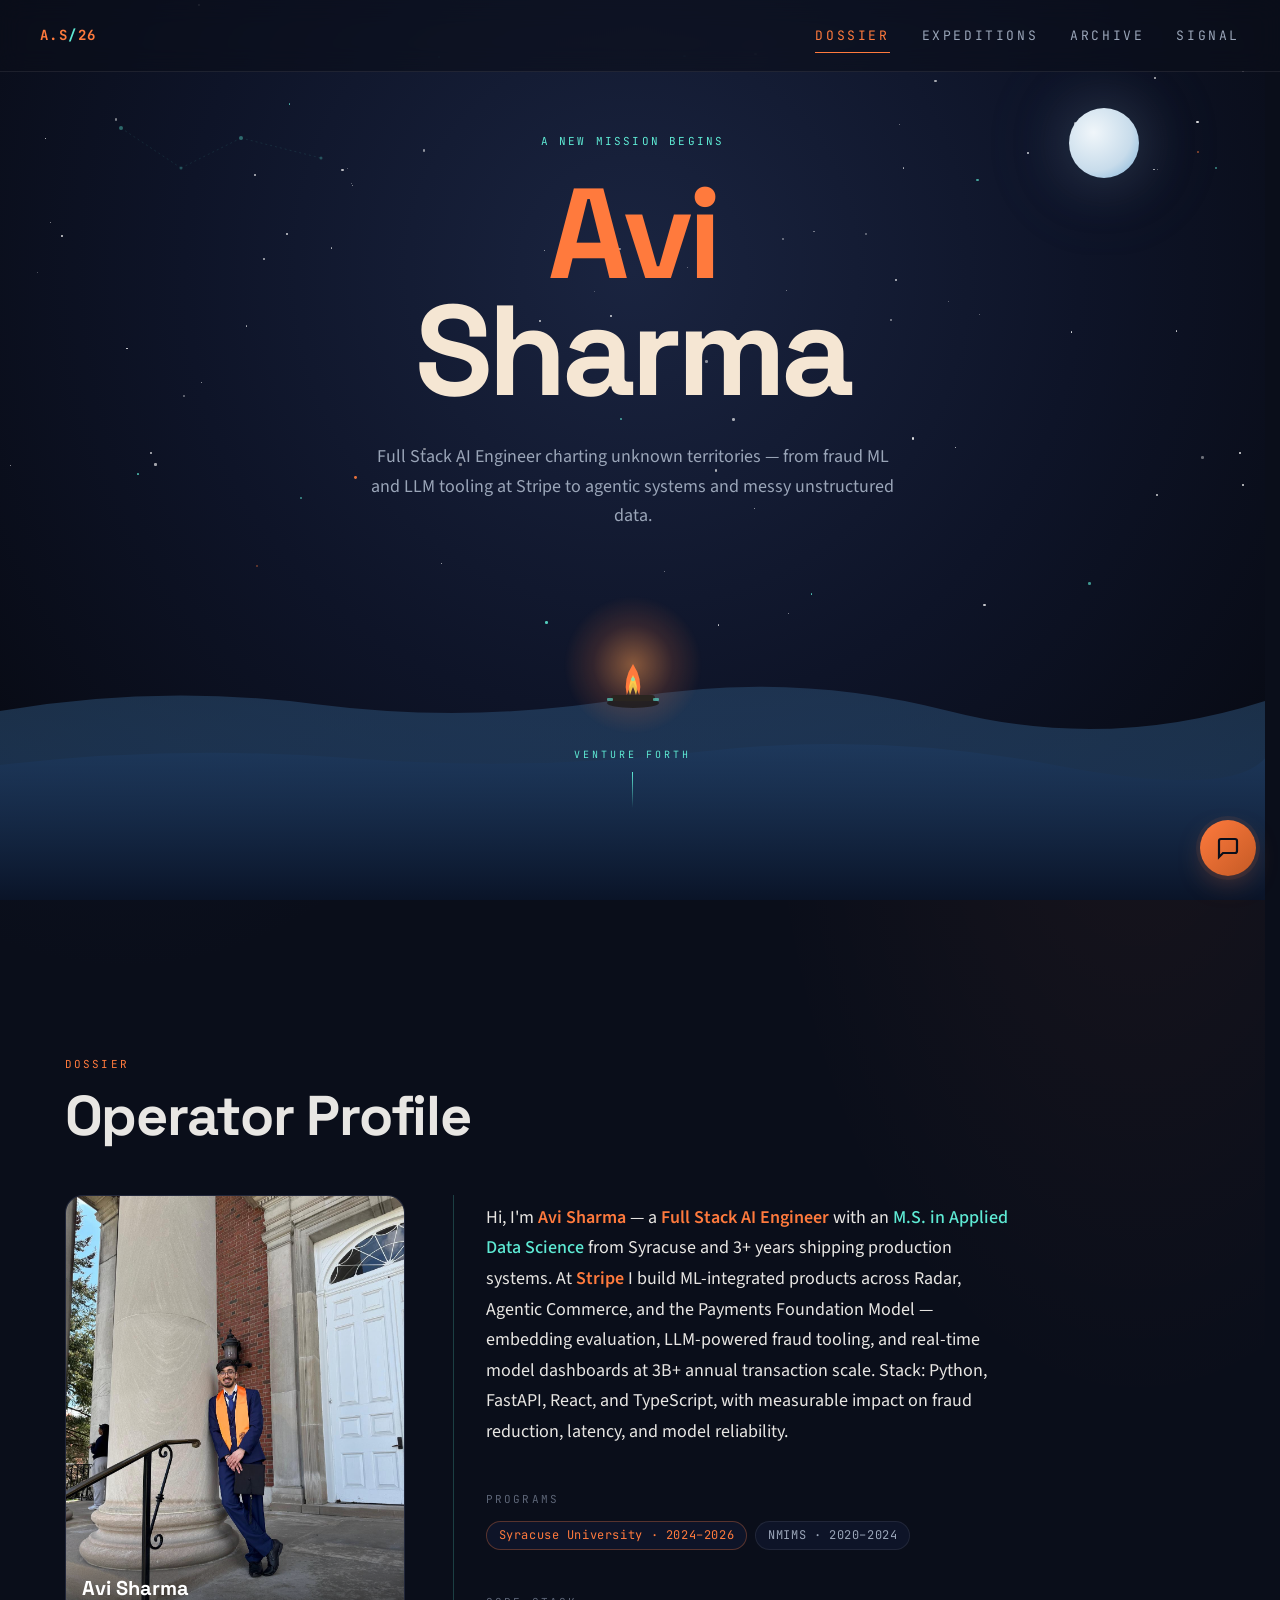
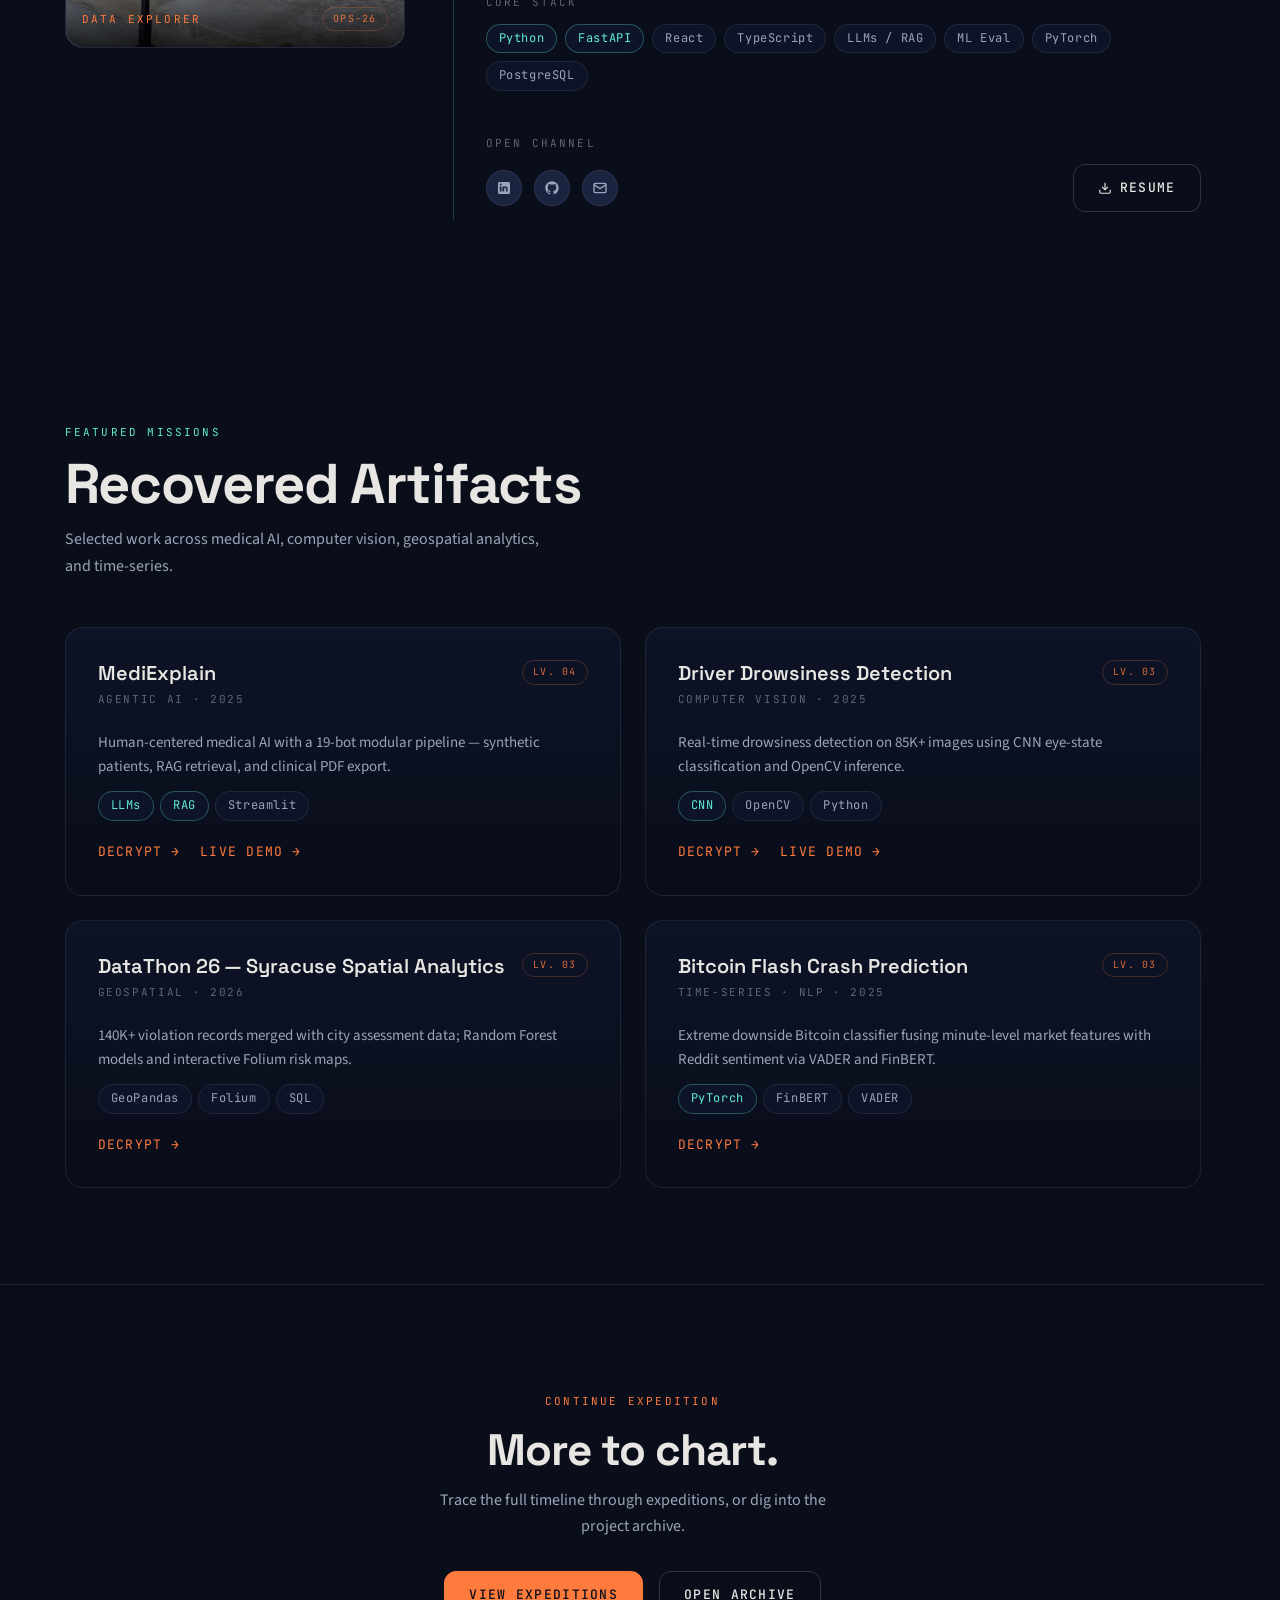
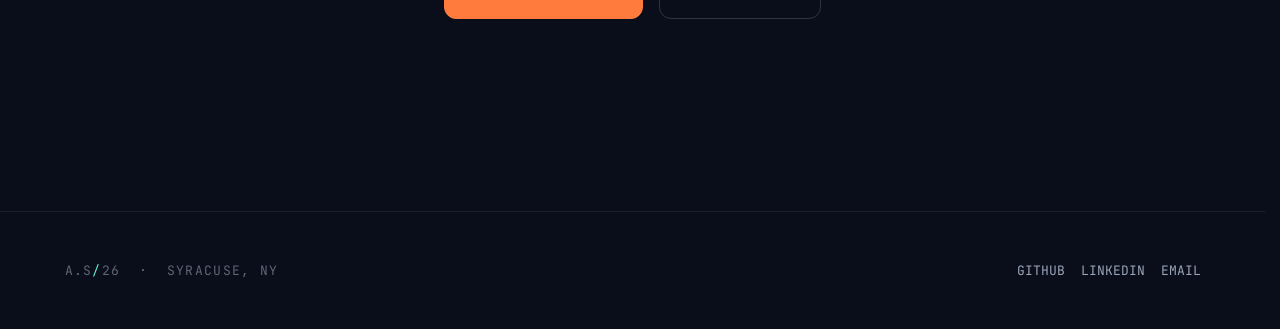
<file: index.html>
<!DOCTYPE html>
<html lang="en">
<head>
  <meta charset="UTF-8" />
  <meta name="viewport" content="width=device-width, initial-scale=1.0" />
  <meta name="description" content="Avi Sharma — Data scientist, ML engineer. Charting unknown territories in data." />
  <meta name="author" content="Avi Sharma" />
  <meta name="theme-color" content="#0a0e1a" />

  <!-- Open Graph -->
  <meta property="og:type" content="website" />
  <meta property="og:title" content="Avi Sharma — Data Explorer" />
  <meta property="og:description" content="MS Applied Data Science @ Syracuse '26. Building end-to-end ML systems across signal processing, medical AI, and geospatial analytics." />
  <meta property="og:image" content="assets/avi-1.jpeg" />

  <!-- Twitter -->
  <meta name="twitter:card" content="summary_large_image" />
  <meta name="twitter:title" content="Avi Sharma — Data Explorer" />
  <meta name="twitter:description" content="MS Applied Data Science @ Syracuse '26. Building end-to-end ML systems across signal processing, medical AI, and geospatial analytics." />

  <link rel="icon" type="image/svg+xml" href="assets/favicon.svg" />
  <title>Avi Sharma — Data Explorer</title>

  <link rel="preconnect" href="https://fonts.googleapis.com" />
  <link rel="preconnect" href="https://fonts.gstatic.com" crossorigin />
  <link rel="stylesheet" href="https://fonts.googleapis.com/css2?family=Space+Grotesk:wght@400;500;600;700&family=Source+Sans+3:wght@400;500;600;700&family=JetBrains+Mono:wght@400;500;700&display=swap" />

  <link rel="stylesheet" href="css/main.css" />
  <link rel="stylesheet" href="css/hero.css" />
  <link rel="stylesheet" href="css/chatbot.css" />
</head>
<body>

  <!-- ======================================================
       NAVIGATION
       ====================================================== -->
  <nav class="nav" id="nav">
    <div class="nav__inner">
      <a href="index.html" class="nav__brand">A.S<span class="nav__brand-slash">/</span>26</a>
      <ul class="nav__links">
        <li><a href="index.html" class="nav__link nav__link--active">DOSSIER</a></li>
        <li><a href="experience.html" class="nav__link">EXPEDITIONS</a></li>
        <li><a href="projects.html" class="nav__link">ARCHIVE</a></li>
        <li><a href="connect.html" class="nav__link">SIGNAL</a></li>
      </ul>
      <button class="nav__menu-btn" aria-label="Open menu" aria-expanded="false"><span></span></button>
    </div>
  </nav>

  <div class="nav__drawer" id="navDrawer">
    <a href="index.html" class="nav__drawer-link nav__drawer-link--active">Dossier<span class="nav__drawer-mono">/01</span></a>
    <a href="experience.html" class="nav__drawer-link">Expeditions<span class="nav__drawer-mono">/02</span></a>
    <a href="projects.html" class="nav__drawer-link">Archive<span class="nav__drawer-mono">/03</span></a>
    <a href="connect.html" class="nav__drawer-link">Signal<span class="nav__drawer-mono">/04</span></a>
  </div>

  <main>

    <!-- ======================================================
         HERO
         ====================================================== -->
    <section class="hero">
      <div class="hero__sky"></div>
      <div class="hero__stars"></div>
      <div class="hero__moon"></div>

      <svg class="hero__constellation" viewBox="0 0 240 100" fill="none">
        <line x1="20" y1="20" x2="80" y2="60" stroke="#5eead4" stroke-width="0.5" stroke-dasharray="2 3" opacity="0.5"/>
        <line x1="80" y1="60" x2="140" y2="30" stroke="#5eead4" stroke-width="0.5" stroke-dasharray="2 3" opacity="0.5"/>
        <line x1="140" y1="30" x2="220" y2="50" stroke="#5eead4" stroke-width="0.5" stroke-dasharray="2 3" opacity="0.5"/>
        <circle cx="20" cy="20" r="2" fill="#5eead4"/>
        <circle cx="80" cy="60" r="1.5" fill="#5eead4" opacity="0.7"/>
        <circle cx="140" cy="30" r="2" fill="#5eead4"/>
        <circle cx="220" cy="50" r="1.5" fill="#5eead4" opacity="0.7"/>
      </svg>

      <svg class="hero__waves" viewBox="0 0 1440 400" preserveAspectRatio="none">
        <defs>
          <linearGradient id="wavefar" x1="0" x2="0" y1="0" y2="1">
            <stop offset="0%" stop-color="#2d5278" stop-opacity="0.5"/>
            <stop offset="100%" stop-color="#142848" stop-opacity="1"/>
          </linearGradient>
          <linearGradient id="wavenear" x1="0" x2="0" y1="0" y2="1">
            <stop offset="0%" stop-color="#1e3a5f" stop-opacity="0.7"/>
            <stop offset="100%" stop-color="#0a1428" stop-opacity="1"/>
          </linearGradient>
        </defs>
        <path d="M 0 120 Q 180 80, 360 110 T 720 100 T 1080 120 T 1440 105 L 1440 400 L 0 400 Z" fill="url(#wavefar)"/>
        <path d="M 0 200 Q 200 170, 400 190 T 800 180 T 1200 200 T 1440 190 L 1440 400 L 0 400 Z" fill="url(#wavenear)"/>
      </svg>

      <div class="hero__content">
        <p class="eyebrow eyebrow--data hero__eyebrow">A NEW MISSION BEGINS</p>
        <h1 class="hero__title">
          <span class="hero__title-first">Avi</span>
          <span class="hero__title-last">Sharma</span>
        </h1>
        <p class="hero__tagline">
          Full Stack AI Engineer charting unknown territories — from fraud ML and LLM tooling at Stripe to agentic systems and messy unstructured data.
        </p>

        <div class="hero__beacon" aria-hidden="true">
          <div class="hero__beacon-glow"></div>
          <svg class="hero__beacon-svg" viewBox="0 0 140 140">
            <ellipse cx="70" cy="108" rx="26" ry="5" fill="#1a1410" opacity="0.7"/>
            <rect x="48" y="100" width="44" height="6" rx="3" fill="#2a2520"/>
            <rect x="44" y="103" width="6" height="3" rx="1" fill="#5eead4" opacity="0.6"/>
            <rect x="90" y="103" width="6" height="3" rx="1" fill="#5eead4" opacity="0.6"/>
            <path d="M 70 70 Q 60 85, 64 100 Q 68 90, 70 88 Q 72 90, 76 100 Q 80 85, 70 70 Z" fill="#ff7a3d">
              <animate attributeName="d" values="M 70 70 Q 60 85, 64 100 Q 68 90, 70 88 Q 72 90, 76 100 Q 80 85, 70 70 Z;M 70 65 Q 59 82, 63 100 Q 67 88, 70 86 Q 73 88, 77 100 Q 81 82, 70 65 Z;M 70 70 Q 60 85, 64 100 Q 68 90, 70 88 Q 72 90, 76 100 Q 80 85, 70 70 Z" dur="0.8s" repeatCount="indefinite"/>
            </path>
            <path d="M 70 80 Q 64 92, 67 100 Q 69 94, 70 92 Q 71 94, 73 100 Q 76 92, 70 80 Z" fill="#ffd54d">
              <animate attributeName="opacity" values="0.9;0.6;0.9" dur="0.5s" repeatCount="indefinite"/>
            </path>
            <circle cx="70" cy="86" r="2" fill="#5eead4">
              <animate attributeName="opacity" values="0.9;0.3;0.9" dur="1.4s" repeatCount="indefinite"/>
              <animate attributeName="cy" values="86;82;86" dur="1.4s" repeatCount="indefinite"/>
            </circle>
          </svg>
        </div>

        <a href="#dossier" class="hero__scroll" aria-label="Scroll to next section">
          <span>VENTURE FORTH</span>
          <span class="hero__scroll-arrow"></span>
        </a>
      </div>
    </section>


    <!-- ======================================================
         OPERATOR PROFILE (Dossier)
         ====================================================== -->
    <section class="dossier" id="dossier">
      <div class="container">
        <div class="dossier__header fade-in">
          <p class="eyebrow eyebrow--signal">DOSSIER</p>
          <h2 class="h2 dossier__title">Operator Profile</h2>
        </div>

        <div class="dossier__grid">

          <div class="dossier__photo fade-in">
            <img src="assets/avi-1.jpeg" alt="Avi Sharma" class="dossier__photo-img dossier__photo-img--primary" loading="eager" />
            <img src="assets/avi-2.jpeg" alt="Avi Sharma at Syracuse graduation" class="dossier__photo-img dossier__photo-img--secondary" loading="lazy" />
            <div class="dossier__photo-overlay">
              <div>
                <p class="dossier__name">Avi Sharma</p>
                <span class="dossier__tag">Data Explorer</span>
              </div>
              <span class="lvl-badge">OPS-26</span>
            </div>
          </div>

          <div class="dossier__info fade-in">
            <p class="dossier__bio">
              Hi, I'm <strong>Avi Sharma</strong> — a <strong>Full Stack AI Engineer</strong> with an <em>M.S. in Applied Data Science</em> from Syracuse and 3+ years shipping production systems. At <strong>Stripe</strong> I build ML-integrated products across Radar, Agentic Commerce, and the Payments Foundation Model — embedding evaluation, LLM-powered fraud tooling, and real-time model dashboards at 3B+ annual transaction scale. Stack: Python, FastAPI, React, and TypeScript, with measurable impact on fraud reduction, latency, and model reliability.
            </p>

            <div>
              <p class="dossier__section-label">Programs</p>
              <div class="dossier__meta-row">
                <span class="pill pill--signal">Syracuse University · 2024–2026</span>
                <span class="pill">NMIMS · 2020–2024</span>
              </div>
            </div>

            <div>
              <p class="dossier__section-label">Core stack</p>
              <div class="dossier__skills">
                <span class="pill pill--data">Python</span>
                <span class="pill pill--data">FastAPI</span>
                <span class="pill">React</span>
                <span class="pill">TypeScript</span>
                <span class="pill">LLMs / RAG</span>
                <span class="pill">ML Eval</span>
                <span class="pill">PyTorch</span>
                <span class="pill">PostgreSQL</span>
              </div>
            </div>

            <div>
              <p class="dossier__section-label">Open channel</p>
              <div class="dossier__connect-row">
                <a href="https://www.linkedin.com/in/avi-sharma16" class="dossier__icon-btn" aria-label="LinkedIn" target="_blank" rel="noopener">
                  <svg viewBox="0 0 24 24" fill="currentColor"><path d="M19 3a2 2 0 0 1 2 2v14a2 2 0 0 1-2 2H5a2 2 0 0 1-2-2V5a2 2 0 0 1 2-2h14zM8.34 17.34V9.67H5.67v7.67h2.67zM7 8.34a1.5 1.5 0 1 0 0-3 1.5 1.5 0 0 0 0 3zm10.34 9V13.1c0-2.43-1.3-3.56-3.04-3.56-1.4 0-2.03.77-2.38 1.31V9.67H9.67c.04.74 0 7.67 0 7.67h2.66v-4.27c0-.24.02-.48.09-.65.19-.48.63-.97 1.36-.97.96 0 1.34.73 1.34 1.8v4.1h2.67z"/></svg>
                </a>
                <a href="https://github.com/Avish16" class="dossier__icon-btn" aria-label="GitHub" target="_blank" rel="noopener">
                  <svg viewBox="0 0 24 24" fill="currentColor"><path d="M12 2C6.48 2 2 6.48 2 12c0 4.42 2.87 8.17 6.84 9.5.5.08.66-.23.66-.5v-1.69c-2.77.6-3.36-1.34-3.36-1.34-.46-1.16-1.11-1.47-1.11-1.47-.91-.62.07-.6.07-.6 1 .07 1.53 1.03 1.53 1.03.87 1.52 2.34 1.07 2.91.83.09-.65.35-1.09.63-1.34-2.22-.25-4.55-1.11-4.55-4.94 0-1.1.39-2 1.03-2.71-.1-.25-.45-1.29.1-2.64 0 0 .84-.27 2.75 1.02.79-.22 1.65-.33 2.5-.33.85 0 1.71.11 2.5.33 1.91-1.29 2.75-1.02 2.75-1.02.55 1.35.2 2.39.1 2.64.64.71 1.03 1.61 1.03 2.71 0 3.84-2.34 4.69-4.57 4.93.36.31.69.92.69 1.85V21c0 .27.16.59.67.5C19.13 20.16 22 16.42 22 12 22 6.48 17.52 2 12 2z"/></svg>
                </a>
                <a href="mailto:asharm78@syr.edu" class="dossier__icon-btn" aria-label="Email">
                  <svg viewBox="0 0 24 24" fill="none" stroke="currentColor" stroke-width="2"><rect x="3" y="5" width="18" height="14" rx="2"/><path d="M3 7l9 6 9-6"/></svg>
                </a>

                <a href="connect.html" class="btn btn--ghost dossier__resume">
                  <svg width="14" height="14" viewBox="0 0 24 24" fill="none" stroke="currentColor" stroke-width="2"><path d="M21 15v4a2 2 0 0 1-2 2H5a2 2 0 0 1-2-2v-4"/><polyline points="7 10 12 15 17 10"/><line x1="12" y1="15" x2="12" y2="3"/></svg>
                  RESUME
                </a>
              </div>
            </div>
          </div>

        </div>
      </div>
    </section>


    <!-- ======================================================
         FEATURED MISSIONS
         ====================================================== -->
    <section class="missions" id="missions">
      <div class="container">
        <div class="missions__header fade-in">
          <p class="eyebrow eyebrow--data">FEATURED MISSIONS</p>
          <h2 class="h2 missions__title">Recovered Artifacts</h2>
          <p class="missions__sub">Selected work across medical AI, computer vision, geospatial analytics, and time-series.</p>
        </div>

        <div class="missions__grid">

          <div class="mission-card fade-in">
            <div class="mission-card__header">
              <div>
                <h3 class="mission-card__title">MediExplain</h3>
                <p class="mission-card__sub">Agentic AI · 2025</p>
              </div>
              <span class="lvl-badge">LV. 04</span>
            </div>
            <p class="mission-card__desc">
              Human-centered medical AI with a 19-bot modular pipeline — synthetic patients, RAG retrieval, and clinical PDF export.
            </p>
            <div class="mission-card__tech">
              <span class="pill pill--data">LLMs</span>
              <span class="pill pill--data">RAG</span>
              <span class="pill">Streamlit</span>
            </div>
            <div class="mission-card__links">
              <a href="https://github.com/Avish16/mediexplain" target="_blank" rel="noopener" class="mission-card__cta">DECRYPT <span class="mission-card__cta-arrow">→</span></a>
              <a href="https://mediexplain.streamlit.app" target="_blank" rel="noopener" class="mission-card__cta">LIVE DEMO <span class="mission-card__cta-arrow">→</span></a>
            </div>
          </div>

          <div class="mission-card fade-in">
            <div class="mission-card__header">
              <div>
                <h3 class="mission-card__title">Driver Drowsiness Detection</h3>
                <p class="mission-card__sub">Computer Vision · 2025</p>
              </div>
              <span class="lvl-badge">LV. 03</span>
            </div>
            <p class="mission-card__desc">
              Real-time drowsiness detection on 85K+ images using CNN eye-state classification and OpenCV inference.
            </p>
            <div class="mission-card__tech">
              <span class="pill pill--data">CNN</span>
              <span class="pill">OpenCV</span>
              <span class="pill">Python</span>
            </div>
            <div class="mission-card__links">
              <a href="https://github.com/Avish16/Deep_Learning-Drowsiness_Detection" target="_blank" rel="noopener" class="mission-card__cta">DECRYPT <span class="mission-card__cta-arrow">→</span></a>
              <a href="https://deeplearning-drowsinessdetection.streamlit.app/" target="_blank" rel="noopener" class="mission-card__cta">LIVE DEMO <span class="mission-card__cta-arrow">→</span></a>
            </div>
          </div>

          <a href="https://github.com/Avish16/DataThon26" target="_blank" rel="noopener" class="mission-card fade-in">
            <div class="mission-card__header">
              <div>
                <h3 class="mission-card__title">DataThon 26 — Syracuse Spatial Analytics</h3>
                <p class="mission-card__sub">Geospatial · 2026</p>
              </div>
              <span class="lvl-badge">LV. 03</span>
            </div>
            <p class="mission-card__desc">
              140K+ violation records merged with city assessment data; Random Forest models and interactive Folium risk maps.
            </p>
            <div class="mission-card__tech">
              <span class="pill">GeoPandas</span>
              <span class="pill">Folium</span>
              <span class="pill">SQL</span>
            </div>
            <span class="mission-card__cta">DECRYPT <span class="mission-card__cta-arrow">→</span></span>
          </a>

          <a href="https://github.com/Avish16/Bitcoin-FlashCrash-Prediction" target="_blank" rel="noopener" class="mission-card fade-in">
            <div class="mission-card__header">
              <div>
                <h3 class="mission-card__title">Bitcoin Flash Crash Prediction</h3>
                <p class="mission-card__sub">Time-Series · NLP · 2025</p>
              </div>
              <span class="lvl-badge">LV. 03</span>
            </div>
            <p class="mission-card__desc">
              Extreme downside Bitcoin classifier fusing minute-level market features with Reddit sentiment via VADER and FinBERT.
            </p>
            <div class="mission-card__tech">
              <span class="pill pill--data">PyTorch</span>
              <span class="pill">FinBERT</span>
              <span class="pill">VADER</span>
            </div>
            <span class="mission-card__cta">DECRYPT <span class="mission-card__cta-arrow">→</span></span>
          </a>

        </div>
      </div>
    </section>


    <!-- ======================================================
         END CTA STRIP
         ====================================================== -->
    <section class="endcta">
      <div class="container container--narrow">
        <p class="eyebrow eyebrow--signal">CONTINUE EXPEDITION</p>
        <h2 class="h2 endcta__title" style="margin-top: 1rem;">More to chart.</h2>
        <p class="endcta__sub">Trace the full timeline through expeditions, or dig into the project archive.</p>
        <div class="endcta__buttons">
          <a href="experience.html" class="btn btn--primary">VIEW EXPEDITIONS</a>
          <a href="projects.html" class="btn btn--ghost">OPEN ARCHIVE</a>
        </div>
      </div>
    </section>

  </main>


  <!-- ======================================================
       FOOTER
       ====================================================== -->
  <footer class="footer">
    <div class="container">
      <div class="footer__inner">
        <span class="footer__sig">A.S<span style="color: var(--c-data);">/</span>26 &nbsp;·&nbsp; SYRACUSE, NY</span>
        <div class="footer__links">
          <a href="https://github.com/Avish16" class="footer__link">GITHUB</a>
          <a href="https://www.linkedin.com/in/avi-sharma16" class="footer__link">LINKEDIN</a>
          <a href="mailto:asharm78@syr.edu" class="footer__link">EMAIL</a>
        </div>
      </div>
    </div>
  </footer>

  <script src="js/main.js"></script>
  <script src="js/stars.js"></script>
  <script src="js/cards.js"></script>
  <script src="js/chatbot.js"></script>
</body>
</html>
</file>
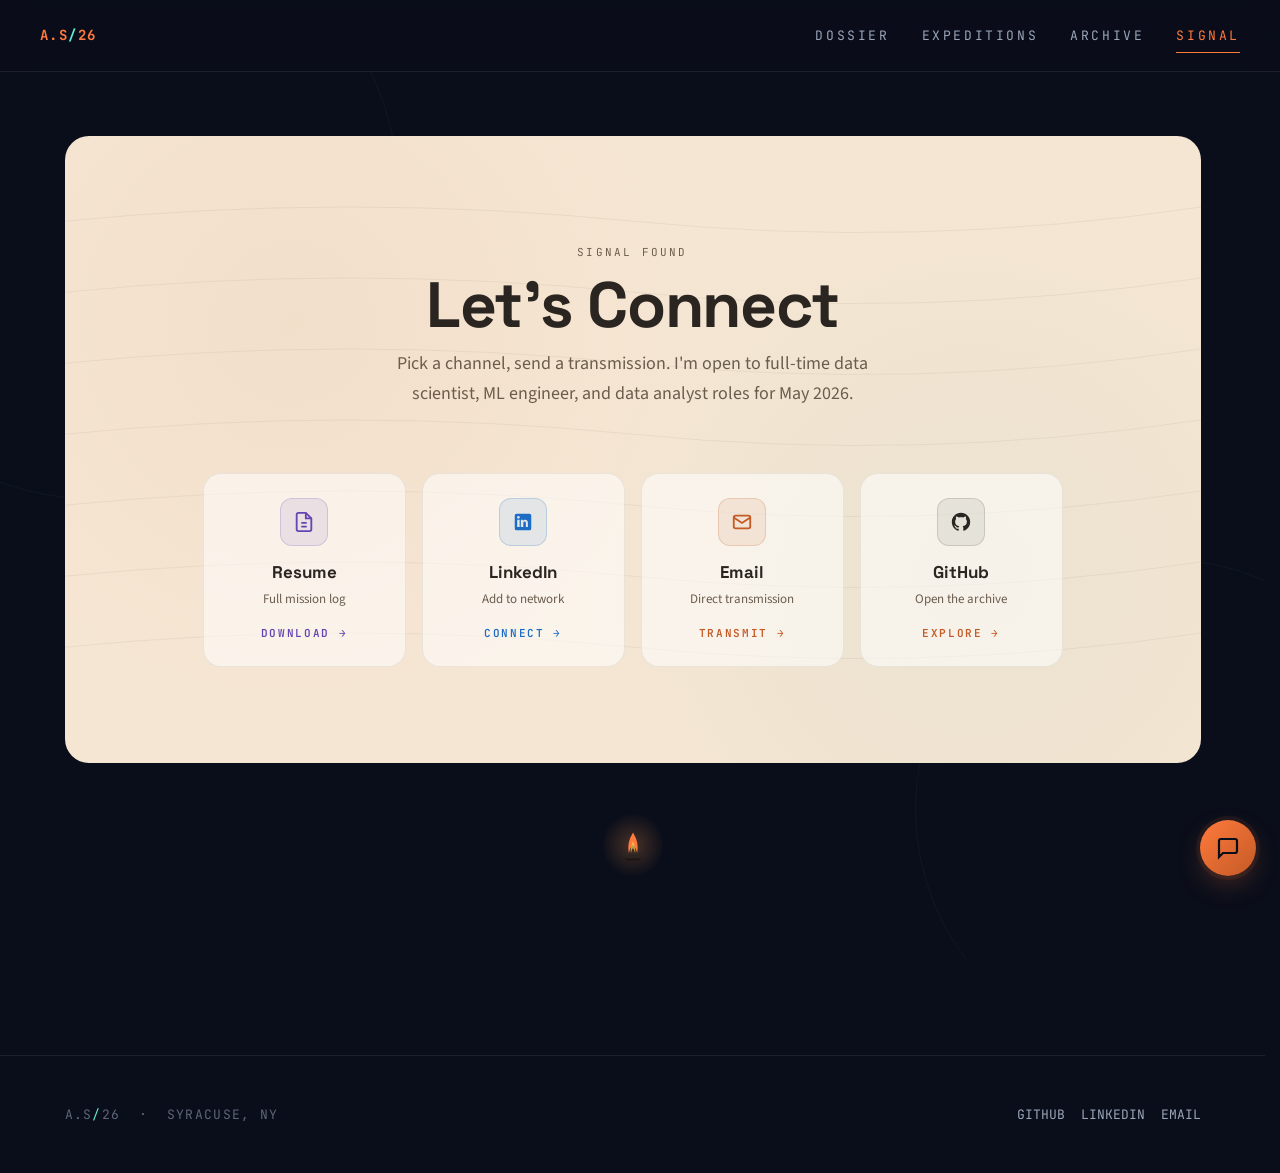
<file: connect.html>
<!DOCTYPE html>
<html lang="en">
<head>
  <meta charset="UTF-8" />
  <meta name="viewport" content="width=device-width, initial-scale=1.0" />
  <meta name="description" content="Send a signal to Avi Sharma — LinkedIn, email, GitHub, and resume." />
  <meta name="theme-color" content="#0a0e1a" />

  <meta property="og:type" content="website" />
  <meta property="og:title" content="Signal — Avi Sharma" />
  <meta property="og:description" content="Pick a channel, send a transmission. Open to full-time data science roles for May 2026." />
  <meta property="og:image" content="assets/avi-1.jpeg" />

  <link rel="icon" type="image/svg+xml" href="assets/favicon.svg" />
  <title>Signal — Avi Sharma</title>

  <link rel="preconnect" href="https://fonts.googleapis.com" />
  <link rel="preconnect" href="https://fonts.gstatic.com" crossorigin />
  <link rel="stylesheet" href="https://fonts.googleapis.com/css2?family=Space+Grotesk:wght@400;500;600;700&family=Source+Sans+3:wght@400;500;600;700&family=JetBrains+Mono:wght@400;500;700&display=swap" />

  <link rel="stylesheet" href="css/main.css" />
  <link rel="stylesheet" href="css/connect.css" />
  <link rel="stylesheet" href="css/chatbot.css" />
</head>
<body>

  <nav class="nav" id="nav">
    <div class="nav__inner">
      <a href="index.html" class="nav__brand">A.S<span class="nav__brand-slash">/</span>26</a>
      <ul class="nav__links">
        <li><a href="index.html" class="nav__link">DOSSIER</a></li>
        <li><a href="experience.html" class="nav__link">EXPEDITIONS</a></li>
        <li><a href="projects.html" class="nav__link">ARCHIVE</a></li>
        <li><a href="connect.html" class="nav__link nav__link--active">SIGNAL</a></li>
      </ul>
      <button class="nav__menu-btn" aria-label="Open menu" aria-expanded="false"><span></span></button>
    </div>
  </nav>

  <div class="nav__drawer" id="navDrawer">
    <a href="index.html" class="nav__drawer-link">Dossier<span class="nav__drawer-mono">/01</span></a>
    <a href="experience.html" class="nav__drawer-link">Expeditions<span class="nav__drawer-mono">/02</span></a>
    <a href="projects.html" class="nav__drawer-link">Archive<span class="nav__drawer-mono">/03</span></a>
    <a href="connect.html" class="nav__drawer-link nav__drawer-link--active">Signal<span class="nav__drawer-mono">/04</span></a>
  </div>

  <main>

    <!-- ======================================================
         SIGNAL SECTION — cream panel with action cards
         ====================================================== -->
    <section class="signal-section">
      <div class="signal-section__bg" aria-hidden="true"></div>

      <div class="container">

        <div class="signal-panel">

          <!-- Topographic line decoration -->
          <svg class="signal-panel__topo" viewBox="0 0 800 400" preserveAspectRatio="none" aria-hidden="true">
            <path d="M 0 60 Q 200 40, 400 60 T 800 50" stroke="#2a2520" stroke-width="0.5" fill="none"/>
            <path d="M 0 110 Q 200 90, 400 110 T 800 100" stroke="#2a2520" stroke-width="0.5" fill="none"/>
            <path d="M 0 160 Q 200 140, 400 160 T 800 150" stroke="#2a2520" stroke-width="0.5" fill="none"/>
            <path d="M 0 210 Q 200 190, 400 210 T 800 200" stroke="#2a2520" stroke-width="0.5" fill="none"/>
            <path d="M 0 260 Q 200 240, 400 260 T 800 250" stroke="#2a2520" stroke-width="0.5" fill="none"/>
            <path d="M 0 310 Q 200 290, 400 310 T 800 300" stroke="#2a2520" stroke-width="0.5" fill="none"/>
            <path d="M 0 360 Q 200 340, 400 360 T 800 350" stroke="#2a2520" stroke-width="0.5" fill="none"/>
          </svg>

          <div class="signal-panel__inner">
            <p class="signal-panel__eyebrow">SIGNAL FOUND</p>
            <h1 class="signal-panel__title">Let's Connect</h1>
            <p class="signal-panel__sub">Pick a channel, send a transmission. I'm open to full-time data scientist, ML engineer, and data analyst roles for May 2026.</p>

            <!-- Action cards -->
            <div class="signal-cards">

              <a href="#" class="s-card" id="resume-link">
                <div class="s-card__icon s-card__icon--resume">
                  <svg viewBox="0 0 24 24" fill="none" stroke="currentColor" stroke-width="2"><path d="M14 2H6a2 2 0 0 0-2 2v16a2 2 0 0 0 2 2h12a2 2 0 0 0 2-2V8z"/><polyline points="14 2 14 8 20 8"/><line x1="9" y1="13" x2="15" y2="13"/><line x1="9" y1="17" x2="15" y2="17"/></svg>
                </div>
                <h3 class="s-card__title">Resume</h3>
                <p class="s-card__sub">Full mission log</p>
                <span class="s-card__cta s-card__cta--purple">DOWNLOAD →</span>
              </a>

              <a href="https://www.linkedin.com/in/avi-sharma16" target="_blank" rel="noopener" class="s-card">
                <div class="s-card__icon s-card__icon--linkedin">
                  <svg viewBox="0 0 24 24" fill="currentColor"><path d="M19 3a2 2 0 0 1 2 2v14a2 2 0 0 1-2 2H5a2 2 0 0 1-2-2V5a2 2 0 0 1 2-2h14zM8.34 17.34V9.67H5.67v7.67h2.67zM7 8.34a1.5 1.5 0 1 0 0-3 1.5 1.5 0 0 0 0 3zm10.34 9V13.1c0-2.43-1.3-3.56-3.04-3.56-1.4 0-2.03.77-2.38 1.31V9.67H9.67c.04.74 0 7.67 0 7.67h2.66v-4.27c0-.24.02-.48.09-.65.19-.48.63-.97 1.36-.97.96 0 1.34.73 1.34 1.8v4.1h2.67z"/></svg>
                </div>
                <h3 class="s-card__title">LinkedIn</h3>
                <p class="s-card__sub">Add to network</p>
                <span class="s-card__cta s-card__cta--blue">CONNECT →</span>
              </a>

              <a href="mailto:asharm78@syr.edu" class="s-card">
                <div class="s-card__icon s-card__icon--mail">
                  <svg viewBox="0 0 24 24" fill="none" stroke="currentColor" stroke-width="2"><rect x="3" y="5" width="18" height="14" rx="2"/><path d="M3 7l9 6 9-6"/></svg>
                </div>
                <h3 class="s-card__title">Email</h3>
                <p class="s-card__sub">Direct transmission</p>
                <span class="s-card__cta">TRANSMIT →</span>
              </a>

              <a href="https://github.com/Avish16" target="_blank" rel="noopener" class="s-card">
                <div class="s-card__icon s-card__icon--github">
                  <svg viewBox="0 0 24 24" fill="currentColor"><path d="M12 2C6.48 2 2 6.48 2 12c0 4.42 2.87 8.17 6.84 9.5.5.08.66-.23.66-.5v-1.69c-2.77.6-3.36-1.34-3.36-1.34-.46-1.16-1.11-1.47-1.11-1.47-.91-.62.07-.6.07-.6 1 .07 1.53 1.03 1.53 1.03.87 1.52 2.34 1.07 2.91.83.09-.65.35-1.09.63-1.34-2.22-.25-4.55-1.11-4.55-4.94 0-1.1.39-2 1.03-2.71-.1-.25-.45-1.29.1-2.64 0 0 .84-.27 2.75 1.02.79-.22 1.65-.33 2.5-.33.85 0 1.71.11 2.5.33 1.91-1.29 2.75-1.02 2.75-1.02.55 1.35.2 2.39.1 2.64.64.71 1.03 1.61 1.03 2.71 0 3.84-2.34 4.69-4.57 4.93.36.31.69.92.69 1.85V21c0 .27.16.59.67.5C19.13 20.16 22 16.42 22 12 22 6.48 17.52 2 12 2z"/></svg>
                </div>
                <h3 class="s-card__title">GitHub</h3>
                <p class="s-card__sub">Open the archive</p>
                <span class="s-card__cta">EXPLORE →</span>
              </a>



            </div>
          </div>
        </div>

        <!-- Floor beacon between cream panel and footer -->
        <div class="signal-floor-beacon">
          <div class="signal-floor-beacon__flame">
            <div class="signal-floor-beacon__glow"></div>
            <svg viewBox="0 0 28 36" style="position:relative; z-index:1;">
              <ellipse cx="14" cy="32" rx="8" ry="2" fill="#1a1410" opacity="0.6"/>
              <rect x="6" y="28" width="16" height="3" rx="1.5" fill="#2a2520"/>
              <path d="M 14 6 Q 8 16, 10 26 Q 12 20, 14 18 Q 16 20, 18 26 Q 20 16, 14 6 Z" fill="#ff7a3d">
                <animate attributeName="d" values="M 14 6 Q 8 16, 10 26 Q 12 20, 14 18 Q 16 20, 18 26 Q 20 16, 14 6 Z;M 14 4 Q 7 14, 9 26 Q 11 19, 14 17 Q 17 19, 19 26 Q 21 14, 14 4 Z;M 14 6 Q 8 16, 10 26 Q 12 20, 14 18 Q 16 20, 18 26 Q 20 16, 14 6 Z" dur="0.8s" repeatCount="indefinite"/>
              </path>
              <path d="M 14 14 Q 11 22, 12 26 Q 13 22, 14 21 Q 15 22, 16 26 Q 17 22, 14 14 Z" fill="#ffd54d">
                <animate attributeName="opacity" values="0.9;0.6;0.9" dur="0.5s" repeatCount="indefinite"/>
              </path>
            </svg>
          </div>
        </div>

      </div>
    </section>

  </main>


  <footer class="footer">
    <div class="container">
      <div class="footer__inner">
        <span class="footer__sig">A.S<span style="color: var(--c-data);">/</span>26 &nbsp;·&nbsp; SYRACUSE, NY</span>
        <div class="footer__links">
          <a href="https://github.com/Avish16" class="footer__link">GITHUB</a>
          <a href="https://www.linkedin.com/in/avi-sharma16" class="footer__link">LINKEDIN</a>
          <a href="mailto:asharm78@syr.edu" class="footer__link">EMAIL</a>
        </div>
      </div>
    </div>
  </footer>

  <script src="js/main.js"></script>
  <script src="js/chatbot.js"></script>
  <script>
    // Resume link — drop the file into assets/ and update href below.
    // Once you save your resume PDF as assets/Avi_Sharma_Resume.pdf, this will work.
    document.getElementById('resume-link').addEventListener('click', (e) => {
      const link = 'assets/Avi_Sharma_Resume.pdf';
      // Try to fetch — if file exists, open. Else show alert.
      fetch(link, { method: 'HEAD' })
        .then(res => {
          if (res.ok) window.open(link, '_blank');
          else throw new Error('not found');
        })
        .catch(() => {
          alert('Resume PDF not yet uploaded. Save your resume as assets/Avi_Sharma_Resume.pdf to enable this download.');
        });
      e.preventDefault();
    });
  </script>
</body>
</html>
</file>
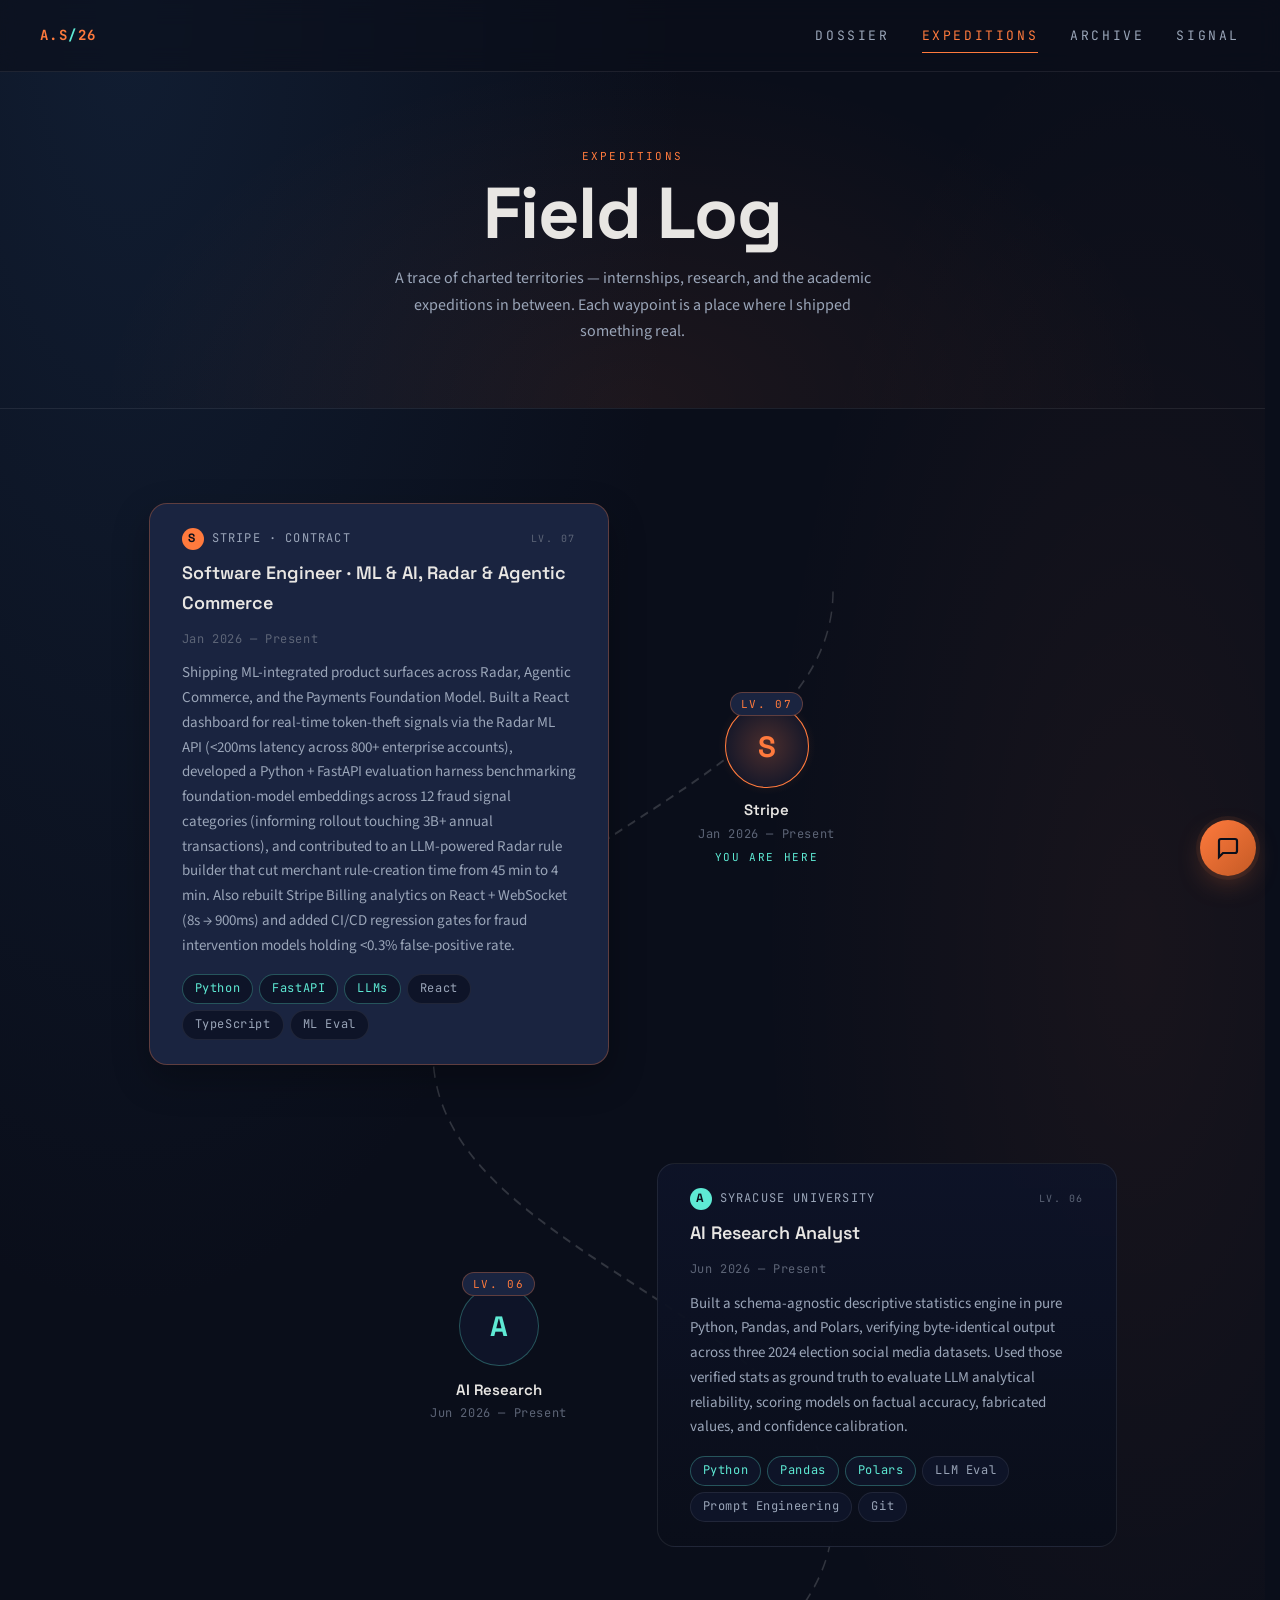
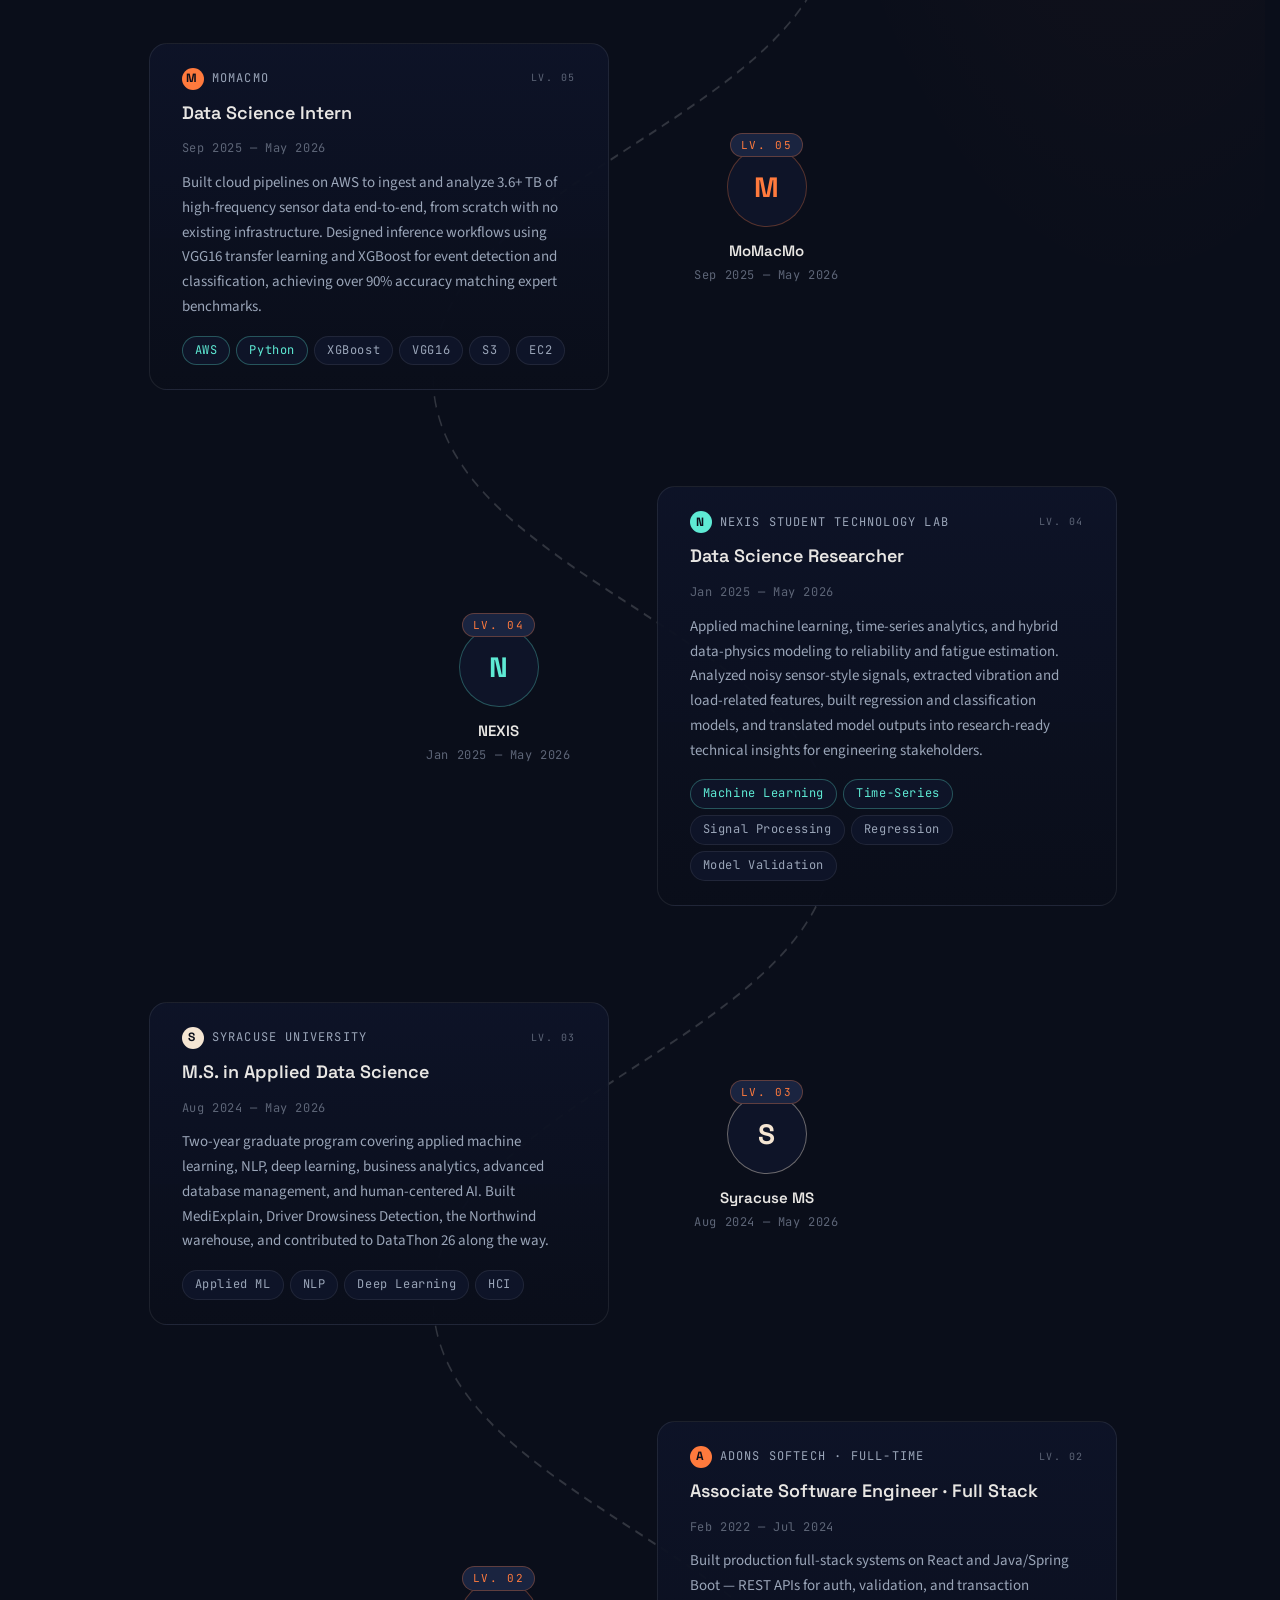
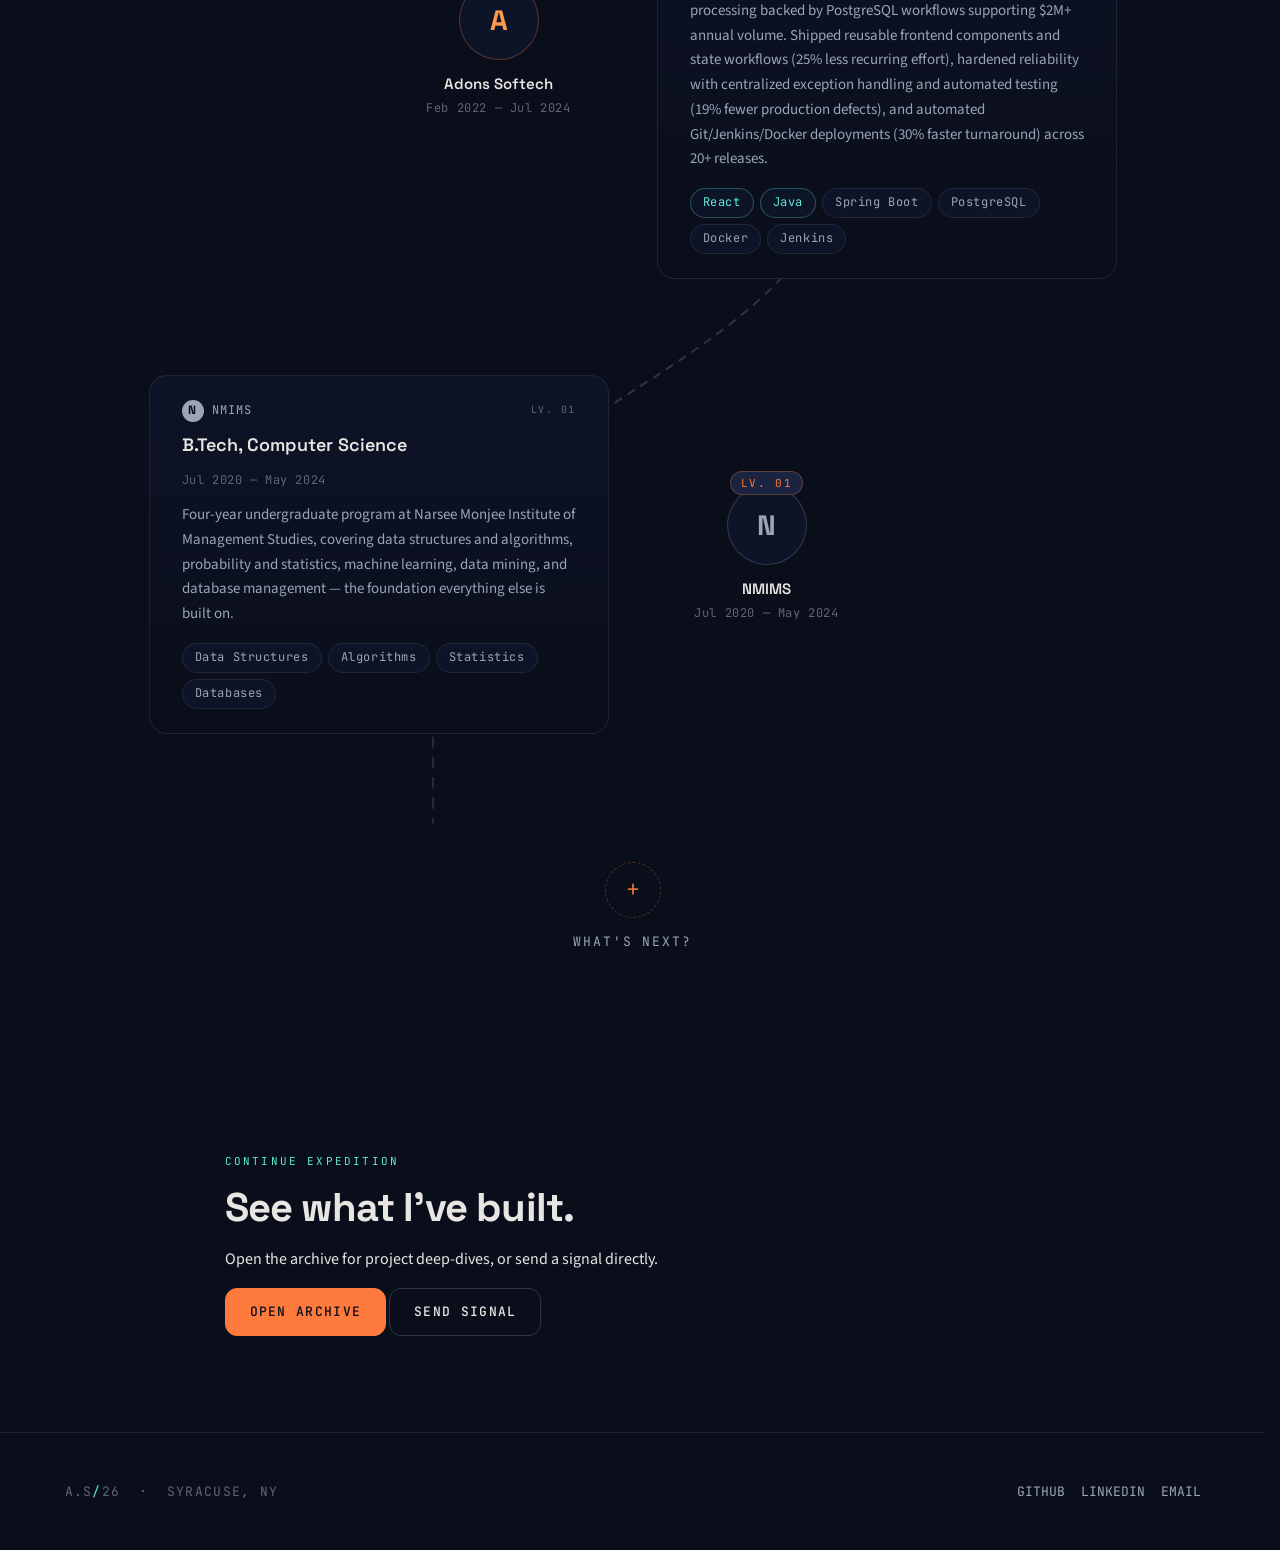
<file: experience.html>
<!DOCTYPE html>
<html lang="en">
<head>
  <meta charset="UTF-8" />
  <meta name="viewport" content="width=device-width, initial-scale=1.0" />
  <meta name="description" content="Avi Sharma — Field log of expeditions across data science roles and research." />
  <meta name="theme-color" content="#0a0e1a" />

  <meta property="og:type" content="website" />
  <meta property="og:title" content="Expeditions — Avi Sharma" />
  <meta property="og:description" content="Field log of charted territories — internships, research, and the academic expeditions in between." />
  <meta property="og:image" content="assets/avi-1.jpeg" />

  <link rel="icon" type="image/svg+xml" href="assets/favicon.svg" />
  <title>Expeditions — Avi Sharma</title>

  <link rel="preconnect" href="https://fonts.googleapis.com" />
  <link rel="preconnect" href="https://fonts.gstatic.com" crossorigin />
  <link rel="stylesheet" href="https://fonts.googleapis.com/css2?family=Space+Grotesk:wght@400;500;600;700&family=Source+Sans+3:wght@400;500;600;700&family=JetBrains+Mono:wght@400;500;700&display=swap" />

  <link rel="stylesheet" href="css/main.css" />
  <link rel="stylesheet" href="css/experience.css" />
  <link rel="stylesheet" href="css/chatbot.css" />
</head>
<body>

  <nav class="nav" id="nav">
    <div class="nav__inner">
      <a href="index.html" class="nav__brand">A.S<span class="nav__brand-slash">/</span>26</a>
      <ul class="nav__links">
        <li><a href="index.html" class="nav__link">DOSSIER</a></li>
        <li><a href="experience.html" class="nav__link nav__link--active">EXPEDITIONS</a></li>
        <li><a href="projects.html" class="nav__link">ARCHIVE</a></li>
        <li><a href="connect.html" class="nav__link">SIGNAL</a></li>
      </ul>
      <button class="nav__menu-btn" aria-label="Open menu" aria-expanded="false"><span></span></button>
    </div>
  </nav>

  <div class="nav__drawer" id="navDrawer">
    <a href="index.html" class="nav__drawer-link">Dossier<span class="nav__drawer-mono">/01</span></a>
    <a href="experience.html" class="nav__drawer-link nav__drawer-link--active">Expeditions<span class="nav__drawer-mono">/02</span></a>
    <a href="projects.html" class="nav__drawer-link">Archive<span class="nav__drawer-mono">/03</span></a>
    <a href="connect.html" class="nav__drawer-link">Signal<span class="nav__drawer-mono">/04</span></a>
  </div>

  <main>

    <!-- ======================================================
         HERO BAND
         ====================================================== -->
    <section class="exp-hero">
      <div class="container">
        <p class="eyebrow eyebrow--signal">EXPEDITIONS</p>
        <h1 class="h1 exp-hero__title">Field Log</h1>
        <p class="exp-hero__sub">A trace of charted territories — internships, research, and the academic expeditions in between. Each waypoint is a place where I shipped something real.</p>
      </div>
    </section>


    <!-- ======================================================
         TIMELINE
         ====================================================== -->
    <section class="timeline">
      <div class="timeline__inner">

        <!-- The snaking dotted path behind the nodes -->
        <svg class="timeline__path" viewBox="0 0 800 2560" preserveAspectRatio="none" aria-hidden="true">
          <path class="timeline__path-line"
            d="M 600 60
               C 600 200, 200 240, 200 380
               C 200 520, 600 560, 600 700
               C 600 840, 200 880, 200 1020
               C 200 1160, 600 1200, 600 1340
               C 600 1480, 200 1520, 200 1660
               C 200 1800, 600 1840, 600 1980
               C 600 2120, 200 2160, 200 2300
               L 200 2440" />
        </svg>

        <!-- ROW 1 — Stripe (current) -->
        <div class="tl-row is-active" data-row="1">
          <div class="tl-row__marker">
            <div class="tl-marker">
              <span class="tl-marker__lvl">LV. 07</span>
              <div class="tl-marker__circle">S</div>
              <div class="tl-marker__label">Stripe</div>
              <div class="tl-marker__date">Jan 2026 — Present</div>
              <div class="tl-marker__youarehere">You are here</div>
            </div>
          </div>
          <div class="tl-row__panel">
            <article class="tl-panel">
              <div class="tl-panel__company-row">
                <div class="tl-panel__company">
                  <span class="tl-panel__chip">S</span>
                  <span>Stripe · Contract</span>
                </div>
                <span class="tl-panel__lvl-mini">LV. 07</span>
              </div>
              <h3 class="tl-panel__role">Software Engineer · ML &amp; AI, Radar &amp; Agentic Commerce</h3>
              <p class="tl-panel__dates">Jan 2026 — Present</p>
              <p class="tl-panel__desc">
                Shipping ML-integrated product surfaces across Radar, Agentic Commerce, and the Payments Foundation Model. Built a React dashboard for real-time token-theft signals via the Radar ML API (&lt;200ms latency across 800+ enterprise accounts), developed a Python + FastAPI evaluation harness benchmarking foundation-model embeddings across 12 fraud signal categories (informing rollout touching 3B+ annual transactions), and contributed to an LLM-powered Radar rule builder that cut merchant rule-creation time from 45 min to 4 min. Also rebuilt Stripe Billing analytics on React + WebSocket (8s → 900ms) and added CI/CD regression gates for fraud intervention models holding &lt;0.3% false-positive rate.
              </p>
              <div class="tl-panel__tech">
                <span class="pill pill--data">Python</span>
                <span class="pill pill--data">FastAPI</span>
                <span class="pill pill--data">LLMs</span>
                <span class="pill">React</span>
                <span class="pill">TypeScript</span>
                <span class="pill">ML Eval</span>
              </div>
            </article>
          </div>
        </div>

        <!-- ROW 2 — AI Research Analyst -->
        <div class="tl-row" data-row="2">
          <div class="tl-row__marker">
            <div class="tl-marker">
              <span class="tl-marker__lvl">LV. 06</span>
              <div class="tl-marker__circle" style="color: var(--c-data); border-color: var(--c-border-cool);">A</div>
              <div class="tl-marker__label">AI Research</div>
              <div class="tl-marker__date">Jun 2026 — Present</div>
            </div>
          </div>
          <div class="tl-row__panel">
            <article class="tl-panel">
              <div class="tl-panel__company-row">
                <div class="tl-panel__company">
                  <span class="tl-panel__chip tl-panel__chip--data">A</span>
                  <span>Syracuse University</span>
                </div>
                <span class="tl-panel__lvl-mini">LV. 06</span>
              </div>
              <h3 class="tl-panel__role">AI Research Analyst</h3>
              <p class="tl-panel__dates">Jun 2026 — Present</p>
              <p class="tl-panel__desc">
                Built a schema-agnostic descriptive statistics engine in pure Python, Pandas, and Polars, verifying byte-identical output across three 2024 election social media datasets. Used those verified stats as ground truth to evaluate LLM analytical reliability, scoring models on factual accuracy, fabricated values, and confidence calibration.
              </p>
              <div class="tl-panel__tech">
                <span class="pill pill--data">Python</span>
                <span class="pill pill--data">Pandas</span>
                <span class="pill pill--data">Polars</span>
                <span class="pill">LLM Eval</span>
                <span class="pill">Prompt Engineering</span>
                <span class="pill">Git</span>
              </div>
            </article>
          </div>
        </div>

        <!-- ROW 3 — MoMacMo -->
        <div class="tl-row" data-row="3">
          <div class="tl-row__marker">
            <div class="tl-marker">
              <span class="tl-marker__lvl">LV. 05</span>
              <div class="tl-marker__circle">M</div>
              <div class="tl-marker__label">MoMacMo</div>
              <div class="tl-marker__date">Sep 2025 — May 2026</div>
            </div>
          </div>
          <div class="tl-row__panel">
            <article class="tl-panel">
              <div class="tl-panel__company-row">
                <div class="tl-panel__company">
                  <span class="tl-panel__chip">M</span>
                  <span>MoMacMo</span>
                </div>
                <span class="tl-panel__lvl-mini">LV. 05</span>
              </div>
              <h3 class="tl-panel__role">Data Science Intern</h3>
              <p class="tl-panel__dates">Sep 2025 — May 2026</p>
              <p class="tl-panel__desc">
                Built cloud pipelines on AWS to ingest and analyze 3.6+ TB of high-frequency sensor data end-to-end, from scratch with no existing infrastructure. Designed inference workflows using VGG16 transfer learning and XGBoost for event detection and classification, achieving over 90% accuracy matching expert benchmarks.
              </p>
              <div class="tl-panel__tech">
                <span class="pill pill--data">AWS</span>
                <span class="pill pill--data">Python</span>
                <span class="pill">XGBoost</span>
                <span class="pill">VGG16</span>
                <span class="pill">S3</span>
                <span class="pill">EC2</span>
              </div>
            </article>
          </div>
        </div>

        <!-- ROW 4 — NEXIS -->
        <div class="tl-row" data-row="4">
          <div class="tl-row__marker">
            <div class="tl-marker">
              <span class="tl-marker__lvl">LV. 04</span>
              <div class="tl-marker__circle" style="color: var(--c-data); border-color: var(--c-border-cool);">N</div>
              <div class="tl-marker__label">NEXIS</div>
              <div class="tl-marker__date">Jan 2025 — May 2026</div>
            </div>
          </div>
          <div class="tl-row__panel">
            <article class="tl-panel">
              <div class="tl-panel__company-row">
                <div class="tl-panel__company">
                  <span class="tl-panel__chip tl-panel__chip--data">N</span>
                  <span>NEXIS Student Technology Lab</span>
                </div>
                <span class="tl-panel__lvl-mini">LV. 04</span>
              </div>
              <h3 class="tl-panel__role">Data Science Researcher</h3>
              <p class="tl-panel__dates">Jan 2025 — May 2026</p>
              <p class="tl-panel__desc">
                Applied machine learning, time-series analytics, and hybrid data-physics modeling to reliability and fatigue estimation. Analyzed noisy sensor-style signals, extracted vibration and load-related features, built regression and classification models, and translated model outputs into research-ready technical insights for engineering stakeholders.
              </p>
              <div class="tl-panel__tech">
                <span class="pill pill--data">Machine Learning</span>
                <span class="pill pill--data">Time-Series</span>
                <span class="pill">Signal Processing</span>
                <span class="pill">Regression</span>
                <span class="pill">Model Validation</span>
              </div>
            </article>
          </div>
        </div>

        <!-- ROW 5 — Syracuse MS -->
        <div class="tl-row" data-row="5">
          <div class="tl-row__marker">
            <div class="tl-marker">
              <span class="tl-marker__lvl">LV. 03</span>
              <div class="tl-marker__circle" style="color: var(--c-cream); border-color: rgba(245, 230, 211, 0.4);">S</div>
              <div class="tl-marker__label">Syracuse MS</div>
              <div class="tl-marker__date">Aug 2024 — May 2026</div>
            </div>
          </div>
          <div class="tl-row__panel">
            <article class="tl-panel">
              <div class="tl-panel__company-row">
                <div class="tl-panel__company">
                  <span class="tl-panel__chip tl-panel__chip--cream">S</span>
                  <span>Syracuse University</span>
                </div>
                <span class="tl-panel__lvl-mini">LV. 03</span>
              </div>
              <h3 class="tl-panel__role">M.S. in Applied Data Science</h3>
              <p class="tl-panel__dates">Aug 2024 — May 2026</p>
              <p class="tl-panel__desc">
                Two-year graduate program covering applied machine learning, NLP, deep learning, business analytics, advanced database management, and human-centered AI. Built MediExplain, Driver Drowsiness Detection, the Northwind warehouse, and contributed to DataThon 26 along the way.
              </p>
              <div class="tl-panel__tech">
                <span class="pill">Applied ML</span>
                <span class="pill">NLP</span>
                <span class="pill">Deep Learning</span>
                <span class="pill">HCI</span>
              </div>
            </article>
          </div>
        </div>

        <!-- ROW 6 — Adons Softech -->
        <div class="tl-row" data-row="6">
          <div class="tl-row__marker">
            <div class="tl-marker">
              <span class="tl-marker__lvl">LV. 02</span>
              <div class="tl-marker__circle" style="color: var(--c-signal-soft); border-color: var(--c-border-warm);">A</div>
              <div class="tl-marker__label">Adons Softech</div>
              <div class="tl-marker__date">Feb 2022 — Jul 2024</div>
            </div>
          </div>
          <div class="tl-row__panel">
            <article class="tl-panel">
              <div class="tl-panel__company-row">
                <div class="tl-panel__company">
                  <span class="tl-panel__chip">A</span>
                  <span>Adons Softech · Full-time</span>
                </div>
                <span class="tl-panel__lvl-mini">LV. 02</span>
              </div>
              <h3 class="tl-panel__role">Associate Software Engineer · Full Stack</h3>
              <p class="tl-panel__dates">Feb 2022 — Jul 2024</p>
              <p class="tl-panel__desc">
                Built production full-stack systems on React and Java/Spring Boot — REST APIs for auth, validation, and transaction processing backed by PostgreSQL workflows supporting $2M+ annual volume. Shipped reusable frontend components and state workflows (25% less recurring effort), hardened reliability with centralized exception handling and automated testing (19% fewer production defects), and automated Git/Jenkins/Docker deployments (30% faster turnaround) across 20+ releases.
              </p>
              <div class="tl-panel__tech">
                <span class="pill pill--data">React</span>
                <span class="pill pill--data">Java</span>
                <span class="pill">Spring Boot</span>
                <span class="pill">PostgreSQL</span>
                <span class="pill">Docker</span>
                <span class="pill">Jenkins</span>
              </div>
            </article>
          </div>
        </div>

        <!-- ROW 7 — NMIMS -->
        <div class="tl-row" data-row="7">
          <div class="tl-row__marker">
            <div class="tl-marker">
              <span class="tl-marker__lvl">LV. 01</span>
              <div class="tl-marker__circle" style="color: var(--c-text-mute); border-color: var(--c-border-2);">N</div>
              <div class="tl-marker__label">NMIMS</div>
              <div class="tl-marker__date">Jul 2020 — May 2024</div>
            </div>
          </div>
          <div class="tl-row__panel">
            <article class="tl-panel">
              <div class="tl-panel__company-row">
                <div class="tl-panel__company">
                  <span class="tl-panel__chip" style="background: var(--c-text-mute);">N</span>
                  <span>NMIMS</span>
                </div>
                <span class="tl-panel__lvl-mini">LV. 01</span>
              </div>
              <h3 class="tl-panel__role">B.Tech, Computer Science</h3>
              <p class="tl-panel__dates">Jul 2020 — May 2024</p>
              <p class="tl-panel__desc">
                Four-year undergraduate program at Narsee Monjee Institute of Management Studies, covering data structures and algorithms, probability and statistics, machine learning, data mining, and database management — the foundation everything else is built on.
              </p>
              <div class="tl-panel__tech">
                <span class="pill">Data Structures</span>
                <span class="pill">Algorithms</span>
                <span class="pill">Statistics</span>
                <span class="pill">Databases</span>
              </div>
            </article>
          </div>
        </div>

        <!-- WHAT'S NEXT END NODE -->
        <div class="tl-end">
          <div class="tl-end__icon">+</div>
          <p class="tl-end__label">What's next?</p>
        </div>

      </div>
    </section>


    <!-- End CTA -->
    <section class="endcta">
      <div class="container container--narrow">
        <p class="eyebrow eyebrow--data">CONTINUE EXPEDITION</p>
        <h2 class="h2 endcta__title" style="margin-top: 1rem;">See what I've built.</h2>
        <p class="endcta__sub">Open the archive for project deep-dives, or send a signal directly.</p>
        <div class="endcta__buttons">
          <a href="projects.html" class="btn btn--primary">OPEN ARCHIVE</a>
          <a href="connect.html" class="btn btn--ghost">SEND SIGNAL</a>
        </div>
      </div>
    </section>

  </main>


  <footer class="footer">
    <div class="container">
      <div class="footer__inner">
        <span class="footer__sig">A.S<span style="color: var(--c-data);">/</span>26 &nbsp;·&nbsp; SYRACUSE, NY</span>
        <div class="footer__links">
          <a href="https://github.com/Avish16" class="footer__link">GITHUB</a>
          <a href="https://www.linkedin.com/in/avi-sharma16" class="footer__link">LINKEDIN</a>
          <a href="mailto:asharm78@syr.edu" class="footer__link">EMAIL</a>
        </div>
      </div>
    </div>
  </footer>

  <script src="js/main.js"></script>
  <script src="js/timeline.js"></script>
  <script src="js/chatbot.js"></script>
</body>
</html>
</file>
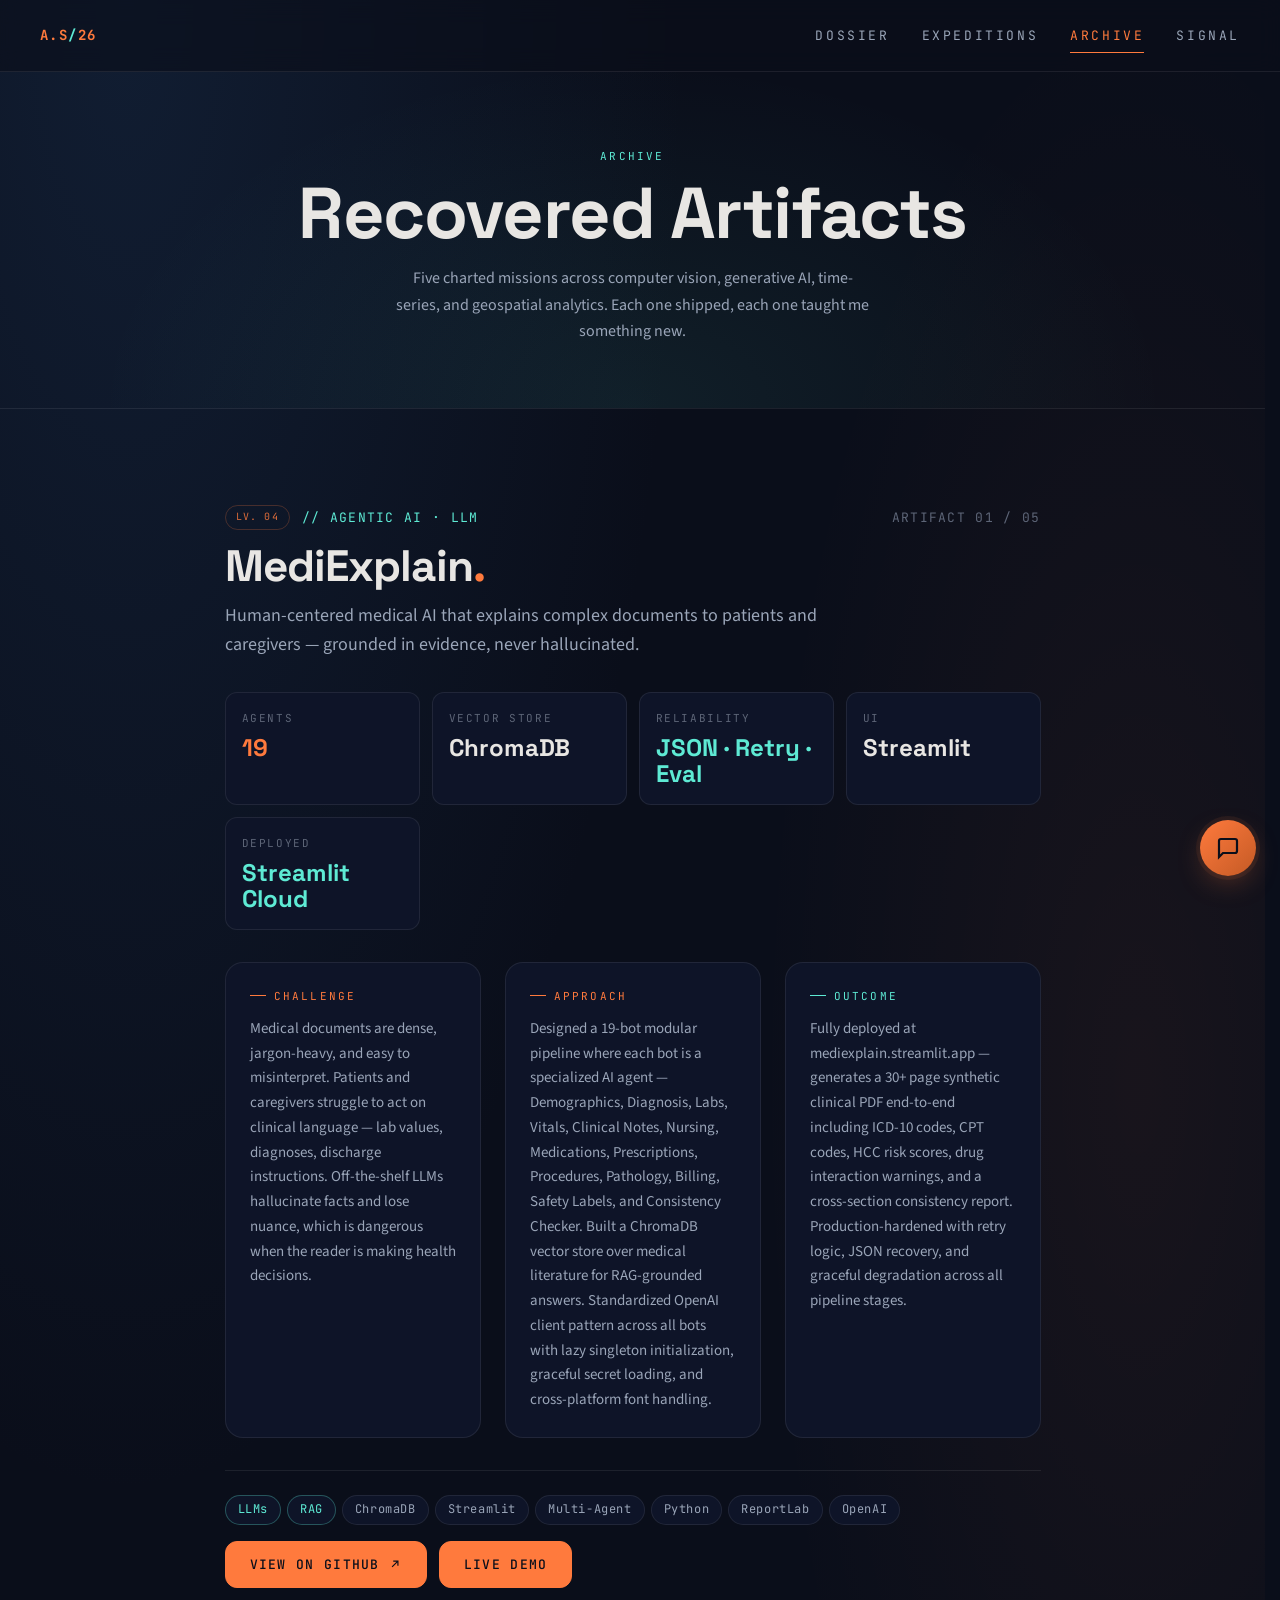
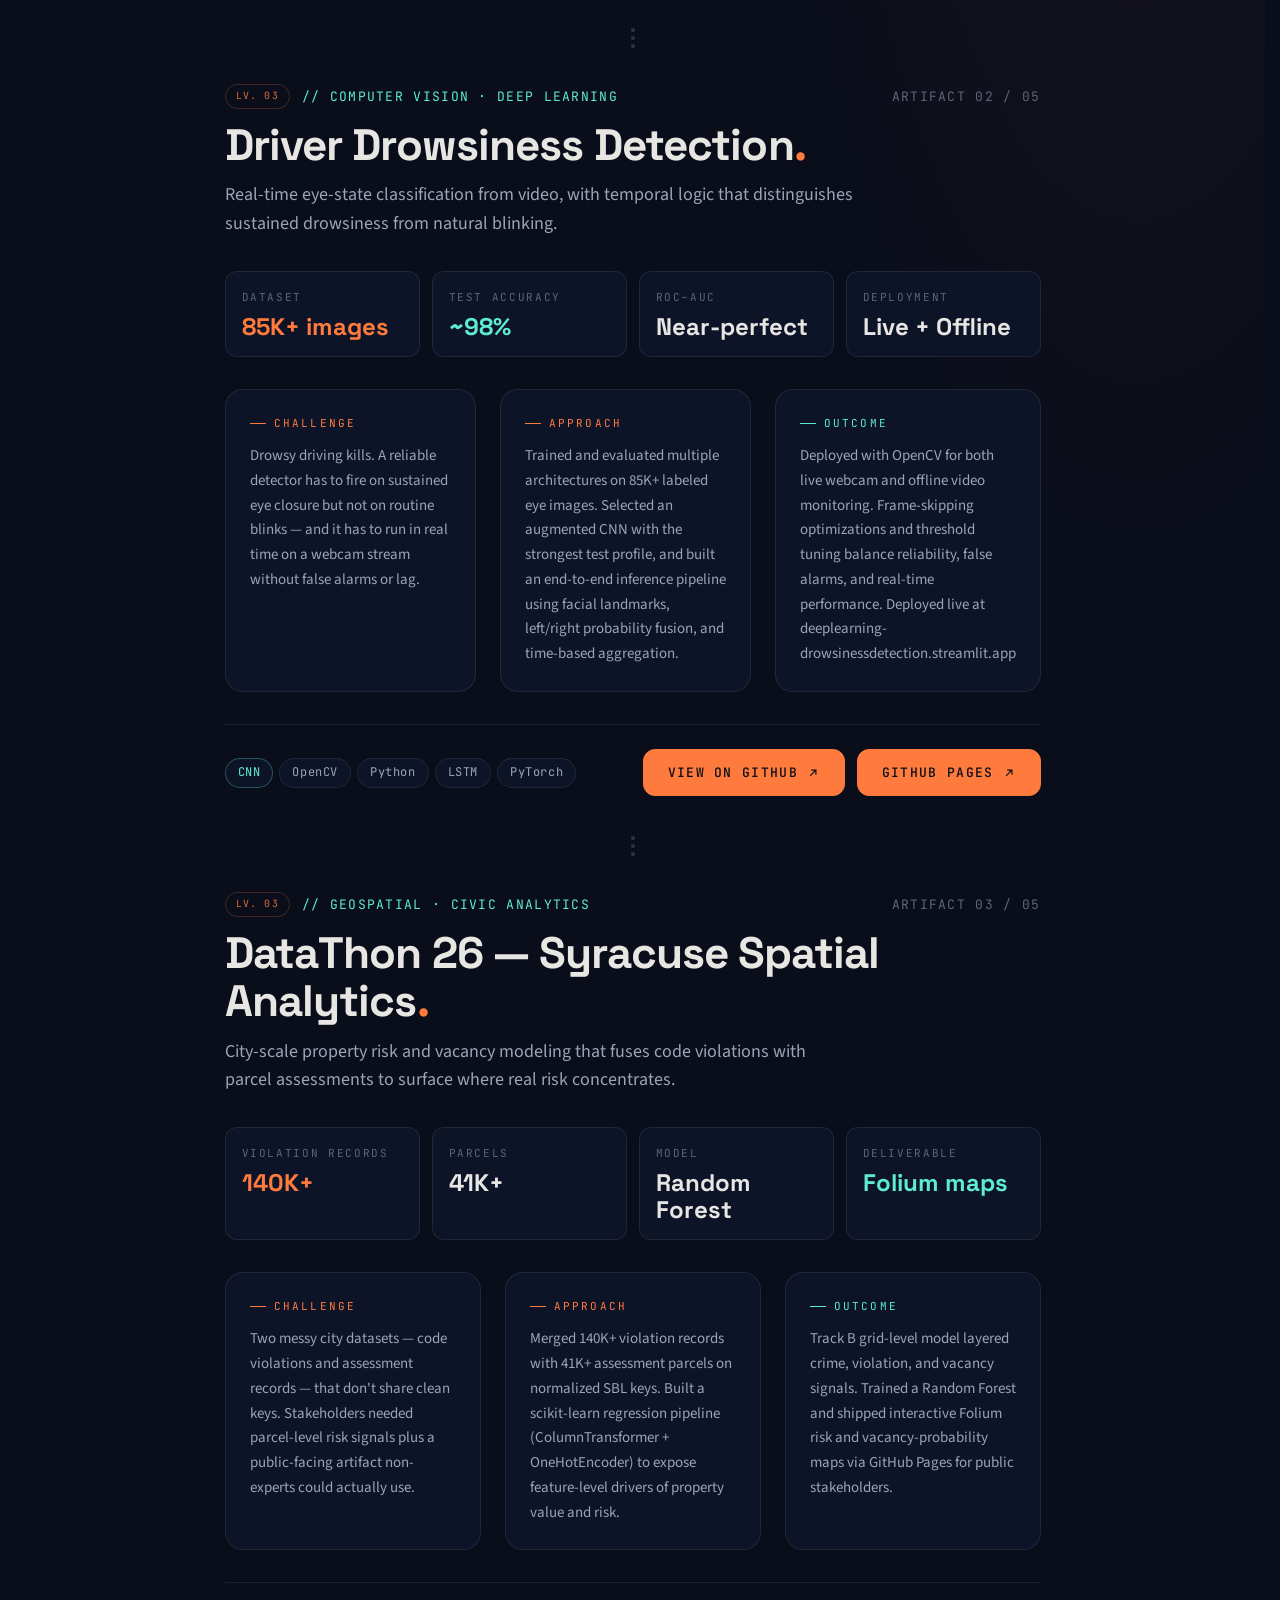
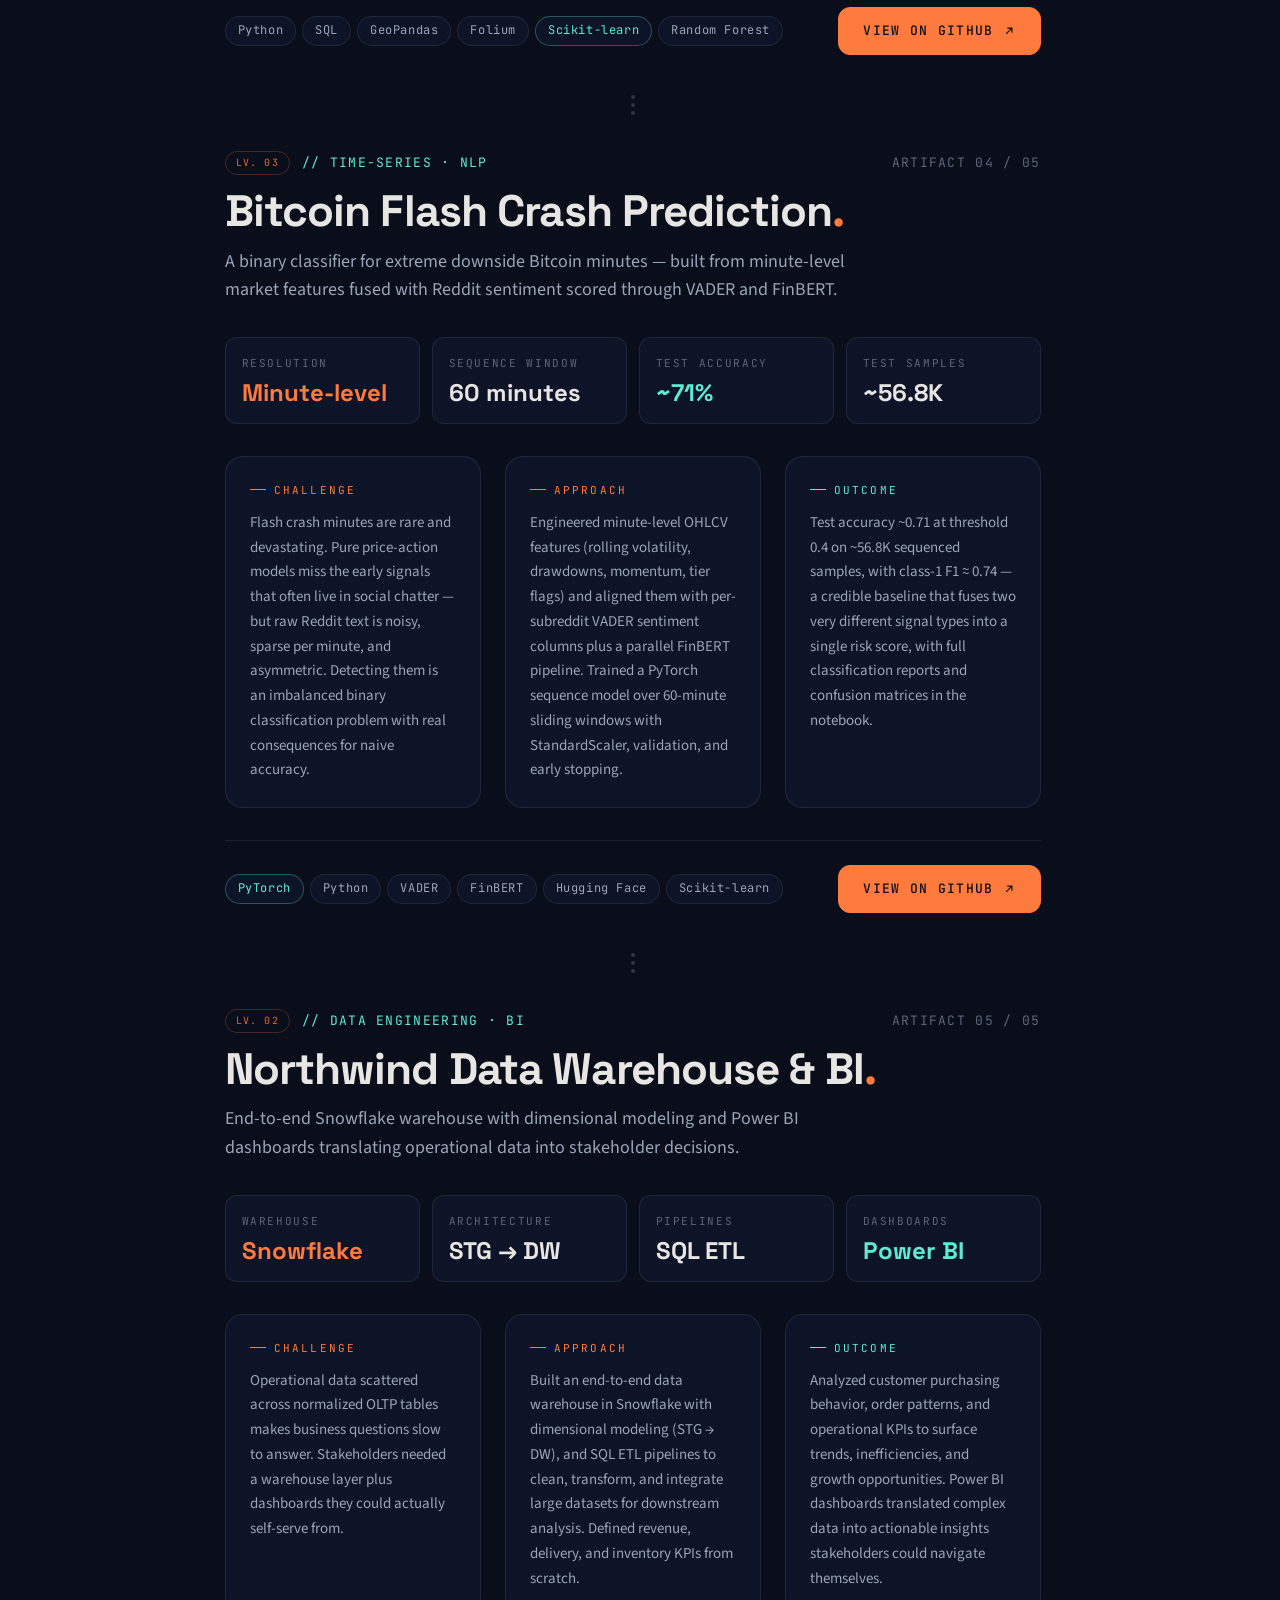
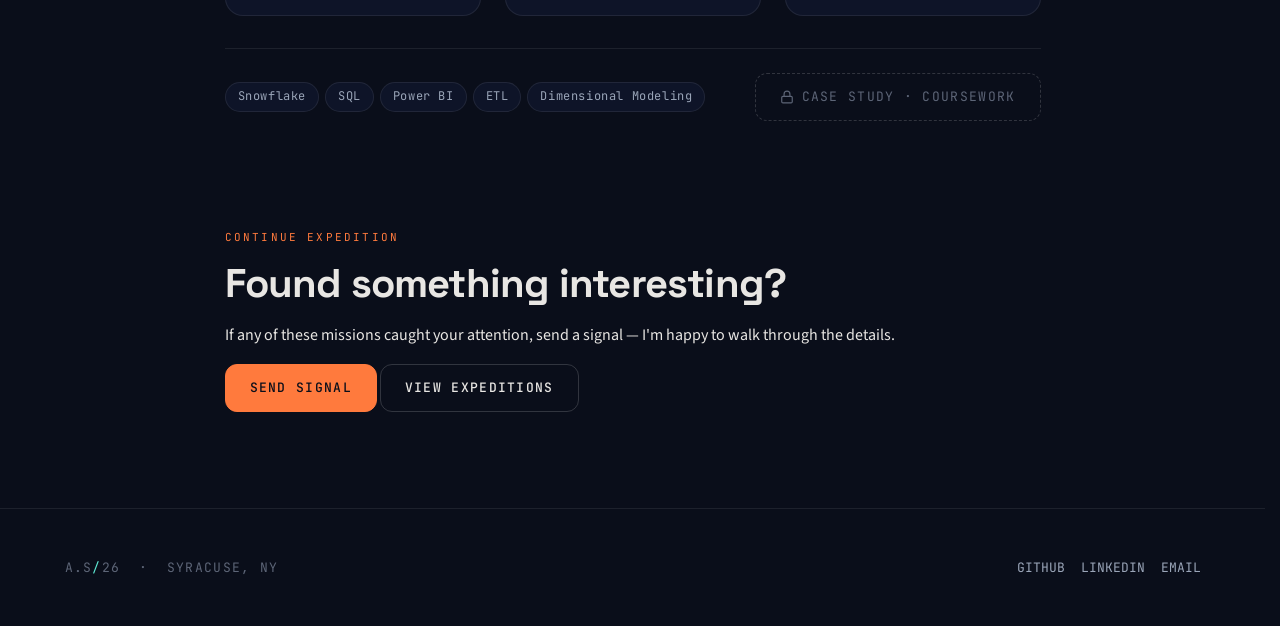
<file: projects.html>
<!DOCTYPE html>
<html lang="en">
<head>
  <meta charset="UTF-8" />
  <meta name="viewport" content="width=device-width, initial-scale=1.0" />
  <meta name="description" content="Avi Sharma — Project archive. Deep-dives across computer vision, NLP, time-series, and geospatial." />
  <meta name="theme-color" content="#0a0e1a" />

  <meta property="og:type" content="website" />
  <meta property="og:title" content="Archive — Avi Sharma" />
  <meta property="og:description" content="Five charted missions across computer vision, generative AI, time-series, and geospatial analytics." />
  <meta property="og:image" content="assets/avi-1.jpeg" />

  <link rel="icon" type="image/svg+xml" href="assets/favicon.svg" />
  <title>Archive — Avi Sharma</title>

  <link rel="preconnect" href="https://fonts.googleapis.com" />
  <link rel="preconnect" href="https://fonts.gstatic.com" crossorigin />
  <link rel="stylesheet" href="https://fonts.googleapis.com/css2?family=Space+Grotesk:wght@400;500;600;700&family=Source+Sans+3:wght@400;500;600;700&family=JetBrains+Mono:wght@400;500;700&display=swap" />

  <link rel="stylesheet" href="css/main.css" />
  <link rel="stylesheet" href="css/projects.css" />
  <link rel="stylesheet" href="css/chatbot.css" />
</head>
<body>

  <nav class="nav" id="nav">
    <div class="nav__inner">
      <a href="index.html" class="nav__brand">A.S<span class="nav__brand-slash">/</span>26</a>
      <ul class="nav__links">
        <li><a href="index.html" class="nav__link">DOSSIER</a></li>
        <li><a href="experience.html" class="nav__link">EXPEDITIONS</a></li>
        <li><a href="projects.html" class="nav__link nav__link--active">ARCHIVE</a></li>
        <li><a href="connect.html" class="nav__link">SIGNAL</a></li>
      </ul>
      <button class="nav__menu-btn" aria-label="Open menu" aria-expanded="false"><span></span></button>
    </div>
  </nav>

  <div class="nav__drawer" id="navDrawer">
    <a href="index.html" class="nav__drawer-link">Dossier<span class="nav__drawer-mono">/01</span></a>
    <a href="experience.html" class="nav__drawer-link">Expeditions<span class="nav__drawer-mono">/02</span></a>
    <a href="projects.html" class="nav__drawer-link nav__drawer-link--active">Archive<span class="nav__drawer-mono">/03</span></a>
    <a href="connect.html" class="nav__drawer-link">Signal<span class="nav__drawer-mono">/04</span></a>
  </div>

  <main>

    <!-- ======================================================
         HERO BAND
         ====================================================== -->
    <section class="arc-hero">
      <div class="container">
        <p class="eyebrow eyebrow--data">ARCHIVE</p>
        <h1 class="h1 arc-hero__title">Recovered Artifacts</h1>
        <p class="arc-hero__sub">Five charted missions across computer vision, generative AI, time-series, and geospatial analytics. Each one shipped, each one taught me something new.</p>
      </div>
    </section>


    <!-- ======================================================
         ARCHIVE LIST
         ====================================================== -->
    <section class="archive">
      <div class="container container--narrow">
        <div class="archive__list">


          <!-- ============== ENTRY 01 — MEDIEXPLAIN ============== -->
          <article class="entry fade-in" id="mediexplain">
            <div class="entry__topbar">
              <div class="entry__topbar-left">
                <span class="lvl-badge">LV. 04</span>
                <span class="entry__category">// AGENTIC AI · LLM</span>
              </div>
              <span class="entry__index">ARTIFACT 01 / 05</span>
            </div>

            <h2 class="entry__title">
              MediExplain<span class="entry__title-accent">.</span>
            </h2>
            <p class="entry__tagline">
              Human-centered medical AI that explains complex documents to patients and caregivers — grounded in evidence, never hallucinated.
            </p>

            <div class="entry__stats">
              <div class="entry__stat">
                <div class="entry__stat-label">AGENTS</div>
                <div class="entry__stat-value entry__stat-value--signal">19</div>
              </div>
              <div class="entry__stat">
                <div class="entry__stat-label">VECTOR STORE</div>
                <div class="entry__stat-value">ChromaDB</div>
              </div>
              <div class="entry__stat">
                <div class="entry__stat-label">RELIABILITY</div>
                <div class="entry__stat-value entry__stat-value--data">JSON · Retry · Eval</div>
              </div>
              <div class="entry__stat">
                <div class="entry__stat-label">UI</div>
                <div class="entry__stat-value">Streamlit</div>
              </div>
              <div class="entry__stat">
                <div class="entry__stat-label">DEPLOYED</div>
                <div class="entry__stat-value entry__stat-value--data">Streamlit Cloud</div>
              </div>
            </div>

            <div class="entry__body">
              <div class="entry__section">
                <div class="entry__section-label">Challenge</div>
                <p class="entry__section-text">Medical documents are dense, jargon-heavy, and easy to misinterpret. Patients and caregivers struggle to act on clinical language — lab values, diagnoses, discharge instructions. Off-the-shelf LLMs hallucinate facts and lose nuance, which is dangerous when the reader is making health decisions.</p>
              </div>
              <div class="entry__section">
                <div class="entry__section-label">Approach</div>
                <p class="entry__section-text">Designed a 19-bot modular pipeline where each bot is a specialized AI agent — Demographics, Diagnosis, Labs, Vitals, Clinical Notes, Nursing, Medications, Prescriptions, Procedures, Pathology, Billing, Safety Labels, and Consistency Checker. Built a ChromaDB vector store over medical literature for RAG-grounded answers. Standardized OpenAI client pattern across all bots with lazy singleton initialization, graceful secret loading, and cross-platform font handling.</p>
              </div>
              <div class="entry__section entry__section--data">
                <div class="entry__section-label">Outcome</div>
                <p class="entry__section-text">Fully deployed at mediexplain.streamlit.app — generates a 30+ page synthetic clinical PDF end-to-end including ICD-10 codes, CPT codes, HCC risk scores, drug interaction warnings, and a cross-section consistency report. Production-hardened with retry logic, JSON recovery, and graceful degradation across all pipeline stages.</p>
              </div>
            </div>

            <div class="entry__footer">
              <div class="entry__tech">
                <span class="pill pill--data">LLMs</span>
                <span class="pill pill--data">RAG</span>
                <span class="pill">ChromaDB</span>
                <span class="pill">Streamlit</span>
                <span class="pill">Multi-Agent</span>
                <span class="pill">Python</span>
                <span class="pill">ReportLab</span>
                <span class="pill">OpenAI</span>
              </div>
              <div class="entry__actions">
                <a href="https://github.com/Avish16/mediexplain" target="_blank" rel="noopener" class="btn btn--primary">
                  VIEW ON GITHUB
                  <svg width="14" height="14" viewBox="0 0 24 24" fill="none" stroke="currentColor" stroke-width="2"><path d="M7 17L17 7M9 7h8v8"/></svg>
                </a>
                <a href="https://mediexplain.streamlit.app" target="_blank" rel="noopener" class="btn btn--primary">LIVE DEMO</a>
              </div>
            </div>
          </article>


          <!-- ============== ENTRY 02 — DRIVER DROWSINESS ============== -->
          <article class="entry fade-in" id="drowsiness">
            <div class="entry__topbar">
              <div class="entry__topbar-left">
                <span class="lvl-badge">LV. 03</span>
                <span class="entry__category">// COMPUTER VISION · DEEP LEARNING</span>
              </div>
              <span class="entry__index">ARTIFACT 02 / 05</span>
            </div>

            <h2 class="entry__title">
              Driver Drowsiness Detection<span class="entry__title-accent">.</span>
            </h2>
            <p class="entry__tagline">
              Real-time eye-state classification from video, with temporal logic that distinguishes sustained drowsiness from natural blinking.
            </p>

            <div class="entry__stats">
              <div class="entry__stat">
                <div class="entry__stat-label">DATASET</div>
                <div class="entry__stat-value entry__stat-value--signal">85K+ images</div>
              </div>
              <div class="entry__stat">
                <div class="entry__stat-label">TEST ACCURACY</div>
                <div class="entry__stat-value entry__stat-value--data">~98%</div>
              </div>
              <div class="entry__stat">
                <div class="entry__stat-label">ROC–AUC</div>
                <div class="entry__stat-value">Near-perfect</div>
              </div>
              <div class="entry__stat">
                <div class="entry__stat-label">DEPLOYMENT</div>
                <div class="entry__stat-value">Live + Offline</div>
              </div>
            </div>

            <div class="entry__body">
              <div class="entry__section">
                <div class="entry__section-label">Challenge</div>
                <p class="entry__section-text">Drowsy driving kills. A reliable detector has to fire on sustained eye closure but not on routine blinks — and it has to run in real time on a webcam stream without false alarms or lag.</p>
              </div>
              <div class="entry__section">
                <div class="entry__section-label">Approach</div>
                <p class="entry__section-text">Trained and evaluated multiple architectures on 85K+ labeled eye images. Selected an augmented CNN with the strongest test profile, and built an end-to-end inference pipeline using facial landmarks, left/right probability fusion, and time-based aggregation.</p>
              </div>
              <div class="entry__section entry__section--data">
                <div class="entry__section-label">Outcome</div>
                <p class="entry__section-text">Deployed with OpenCV for both live webcam and offline video monitoring. Frame-skipping optimizations and threshold tuning balance reliability, false alarms, and real-time performance. Deployed live at deeplearning-drowsinessdetection.streamlit.app</p>
              </div>
            </div>

            <div class="entry__footer">
              <div class="entry__tech">
                <span class="pill pill--data">CNN</span>
                <span class="pill">OpenCV</span>
                <span class="pill">Python</span>
                <span class="pill">LSTM</span>
                <span class="pill">PyTorch</span>
              </div>
              <div class="entry__actions">
                <a href="https://github.com/Avish16/Deep_Learning-Drowsiness_Detection" target="_blank" rel="noopener" class="btn btn--primary">
                  VIEW ON GITHUB
                  <svg width="14" height="14" viewBox="0 0 24 24" fill="none" stroke="currentColor" stroke-width="2"><path d="M7 17L17 7M9 7h8v8"/></svg>
                </a>
                <a href="https://avish16.github.io/Deep_Learning-Drowsiness_Detection/" target="_blank" rel="noopener" class="btn btn--primary">
                  GITHUB PAGES
                  <svg width="14" height="14" viewBox="0 0 24 24" fill="none" stroke="currentColor" stroke-width="2"><path d="M7 17L17 7M9 7h8v8"/></svg>
                </a>
              </div>
            </div>
          </article>


          <!-- ============== ENTRY 03 — DATATHON 26 ============== -->
          <article class="entry fade-in" id="datathon">
            <div class="entry__topbar">
              <div class="entry__topbar-left">
                <span class="lvl-badge">LV. 03</span>
                <span class="entry__category">// GEOSPATIAL · CIVIC ANALYTICS</span>
              </div>
              <span class="entry__index">ARTIFACT 03 / 05</span>
            </div>

            <h2 class="entry__title">
              DataThon 26 — Syracuse Spatial Analytics<span class="entry__title-accent">.</span>
            </h2>
            <p class="entry__tagline">
              City-scale property risk and vacancy modeling that fuses code violations with parcel assessments to surface where real risk concentrates.
            </p>

            <div class="entry__stats">
              <div class="entry__stat">
                <div class="entry__stat-label">VIOLATION RECORDS</div>
                <div class="entry__stat-value entry__stat-value--signal">140K+</div>
              </div>
              <div class="entry__stat">
                <div class="entry__stat-label">PARCELS</div>
                <div class="entry__stat-value">41K+</div>
              </div>
              <div class="entry__stat">
                <div class="entry__stat-label">MODEL</div>
                <div class="entry__stat-value">Random Forest</div>
              </div>
              <div class="entry__stat">
                <div class="entry__stat-label">DELIVERABLE</div>
                <div class="entry__stat-value entry__stat-value--data">Folium maps</div>
              </div>
            </div>

            <div class="entry__body">
              <div class="entry__section">
                <div class="entry__section-label">Challenge</div>
                <p class="entry__section-text">Two messy city datasets — code violations and assessment records — that don't share clean keys. Stakeholders needed parcel-level risk signals plus a public-facing artifact non-experts could actually use.</p>
              </div>
              <div class="entry__section">
                <div class="entry__section-label">Approach</div>
                <p class="entry__section-text">Merged 140K+ violation records with 41K+ assessment parcels on normalized SBL keys. Built a scikit-learn regression pipeline (ColumnTransformer + OneHotEncoder) to expose feature-level drivers of property value and risk.</p>
              </div>
              <div class="entry__section entry__section--data">
                <div class="entry__section-label">Outcome</div>
                <p class="entry__section-text">Track B grid-level model layered crime, violation, and vacancy signals. Trained a Random Forest and shipped interactive Folium risk and vacancy-probability maps via GitHub Pages for public stakeholders.</p>
              </div>
            </div>

            <div class="entry__footer">
              <div class="entry__tech">
                <span class="pill">Python</span>
                <span class="pill">SQL</span>
                <span class="pill">GeoPandas</span>
                <span class="pill">Folium</span>
                <span class="pill pill--data">Scikit-learn</span>
                <span class="pill">Random Forest</span>
              </div>
              <div class="entry__actions">
                <a href="https://github.com/Avish16/DataThon26" target="_blank" rel="noopener" class="btn btn--primary">
                  VIEW ON GITHUB
                  <svg width="14" height="14" viewBox="0 0 24 24" fill="none" stroke="currentColor" stroke-width="2"><path d="M7 17L17 7M9 7h8v8"/></svg>
                </a>
              </div>
            </div>
          </article>


          <!-- ============== ENTRY 04 — BITCOIN FLASH CRASH ============== -->
          <article class="entry fade-in" id="bitcoin">
            <div class="entry__topbar">
              <div class="entry__topbar-left">
                <span class="lvl-badge">LV. 03</span>
                <span class="entry__category">// TIME-SERIES · NLP</span>
              </div>
              <span class="entry__index">ARTIFACT 04 / 05</span>
            </div>

            <h2 class="entry__title">
              Bitcoin Flash Crash Prediction<span class="entry__title-accent">.</span>
            </h2>
            <p class="entry__tagline">
              A binary classifier for extreme downside Bitcoin minutes — built from minute-level market features fused with Reddit sentiment scored through VADER and FinBERT.
            </p>

            <div class="entry__stats">
              <div class="entry__stat">
                <div class="entry__stat-label">RESOLUTION</div>
                <div class="entry__stat-value entry__stat-value--signal">Minute-level</div>
              </div>
              <div class="entry__stat">
                <div class="entry__stat-label">SEQUENCE WINDOW</div>
                <div class="entry__stat-value">60 minutes</div>
              </div>
              <div class="entry__stat">
                <div class="entry__stat-label">TEST ACCURACY</div>
                <div class="entry__stat-value entry__stat-value--data">~71%</div>
              </div>
              <div class="entry__stat">
                <div class="entry__stat-label">TEST SAMPLES</div>
                <div class="entry__stat-value">~56.8K</div>
              </div>
            </div>

            <div class="entry__body">
              <div class="entry__section">
                <div class="entry__section-label">Challenge</div>
                <p class="entry__section-text">Flash crash minutes are rare and devastating. Pure price-action models miss the early signals that often live in social chatter — but raw Reddit text is noisy, sparse per minute, and asymmetric. Detecting them is an imbalanced binary classification problem with real consequences for naive accuracy.</p>
              </div>
              <div class="entry__section">
                <div class="entry__section-label">Approach</div>
                <p class="entry__section-text">Engineered minute-level OHLCV features (rolling volatility, drawdowns, momentum, tier flags) and aligned them with per-subreddit VADER sentiment columns plus a parallel FinBERT pipeline. Trained a PyTorch sequence model over 60-minute sliding windows with StandardScaler, validation, and early stopping.</p>
              </div>
              <div class="entry__section entry__section--data">
                <div class="entry__section-label">Outcome</div>
                <p class="entry__section-text">Test accuracy ~0.71 at threshold 0.4 on ~56.8K sequenced samples, with class-1 F1 ≈ 0.74 — a credible baseline that fuses two very different signal types into a single risk score, with full classification reports and confusion matrices in the notebook.</p>
              </div>
            </div>

            <div class="entry__footer">
              <div class="entry__tech">
                <span class="pill pill--data">PyTorch</span>
                <span class="pill">Python</span>
                <span class="pill">VADER</span>
                <span class="pill">FinBERT</span>
                <span class="pill">Hugging Face</span>
                <span class="pill">Scikit-learn</span>
              </div>
              <div class="entry__actions">
                <a href="https://github.com/Avish16/Bitcoin-FlashCrash-Prediction" target="_blank" rel="noopener" class="btn btn--primary">
                  VIEW ON GITHUB
                  <svg width="14" height="14" viewBox="0 0 24 24" fill="none" stroke="currentColor" stroke-width="2"><path d="M7 17L17 7M9 7h8v8"/></svg>
                </a>
              </div>
            </div>
          </article>


          <!-- ============== ENTRY 05 — NORTHWIND (NO GITHUB) ============== -->
          <article class="entry fade-in" id="northwind">
            <div class="entry__topbar">
              <div class="entry__topbar-left">
                <span class="lvl-badge">LV. 02</span>
                <span class="entry__category">// DATA ENGINEERING · BI</span>
              </div>
              <span class="entry__index">ARTIFACT 05 / 05</span>
            </div>

            <h2 class="entry__title">
              Northwind Data Warehouse & BI<span class="entry__title-accent">.</span>
            </h2>
            <p class="entry__tagline">
              End-to-end Snowflake warehouse with dimensional modeling and Power BI dashboards translating operational data into stakeholder decisions.
            </p>

            <div class="entry__stats">
              <div class="entry__stat">
                <div class="entry__stat-label">WAREHOUSE</div>
                <div class="entry__stat-value entry__stat-value--signal">Snowflake</div>
              </div>
              <div class="entry__stat">
                <div class="entry__stat-label">ARCHITECTURE</div>
                <div class="entry__stat-value">STG → DW</div>
              </div>
              <div class="entry__stat">
                <div class="entry__stat-label">PIPELINES</div>
                <div class="entry__stat-value">SQL ETL</div>
              </div>
              <div class="entry__stat">
                <div class="entry__stat-label">DASHBOARDS</div>
                <div class="entry__stat-value entry__stat-value--data">Power BI</div>
              </div>
            </div>

            <div class="entry__body">
              <div class="entry__section">
                <div class="entry__section-label">Challenge</div>
                <p class="entry__section-text">Operational data scattered across normalized OLTP tables makes business questions slow to answer. Stakeholders needed a warehouse layer plus dashboards they could actually self-serve from.</p>
              </div>
              <div class="entry__section">
                <div class="entry__section-label">Approach</div>
                <p class="entry__section-text">Built an end-to-end data warehouse in Snowflake with dimensional modeling (STG → DW), and SQL ETL pipelines to clean, transform, and integrate large datasets for downstream analysis. Defined revenue, delivery, and inventory KPIs from scratch.</p>
              </div>
              <div class="entry__section entry__section--data">
                <div class="entry__section-label">Outcome</div>
                <p class="entry__section-text">Analyzed customer purchasing behavior, order patterns, and operational KPIs to surface trends, inefficiencies, and growth opportunities. Power BI dashboards translated complex data into actionable insights stakeholders could navigate themselves.</p>
              </div>
            </div>

            <div class="entry__footer">
              <div class="entry__tech">
                <span class="pill">Snowflake</span>
                <span class="pill">SQL</span>
                <span class="pill">Power BI</span>
                <span class="pill">ETL</span>
                <span class="pill">Dimensional Modeling</span>
              </div>
              <div class="entry__actions">
                <span class="entry__locked">
                  <svg class="entry__locked-icon" viewBox="0 0 24 24" fill="none" stroke="currentColor" stroke-width="2"><rect x="3" y="11" width="18" height="11" rx="2"/><path d="M7 11V7a5 5 0 0 1 10 0v4"/></svg>
                  CASE STUDY · COURSEWORK
                </span>
              </div>
            </div>
          </article>

        </div>
      </div>
    </section>


    <!-- ======================================================
         END CTA
         ====================================================== -->
    <section class="endcta">
      <div class="container container--narrow">
        <p class="eyebrow eyebrow--signal">CONTINUE EXPEDITION</p>
        <h2 class="h2 endcta__title" style="margin-top: 1rem;">Found something interesting?</h2>
        <p class="endcta__sub">If any of these missions caught your attention, send a signal — I'm happy to walk through the details.</p>
        <div class="endcta__buttons">
          <a href="connect.html" class="btn btn--primary">SEND SIGNAL</a>
          <a href="experience.html" class="btn btn--ghost">VIEW EXPEDITIONS</a>
        </div>
      </div>
    </section>

  </main>


  <footer class="footer">
    <div class="container">
      <div class="footer__inner">
        <span class="footer__sig">A.S<span style="color: var(--c-data);">/</span>26 &nbsp;·&nbsp; SYRACUSE, NY</span>
        <div class="footer__links">
          <a href="https://github.com/Avish16" class="footer__link">GITHUB</a>
          <a href="https://www.linkedin.com/in/avi-sharma16" class="footer__link">LINKEDIN</a>
          <a href="mailto:asharm78@syr.edu" class="footer__link">EMAIL</a>
        </div>
      </div>
    </div>
  </footer>

  <script src="js/main.js"></script>
  <script src="js/chatbot.js"></script>
</body>
</html>
</file>
<file: css/main.css>
/* =========================================================
   MAIN CSS
   Base reset, typography, nav, footer, shared utilities.
   ========================================================= */

@import url('tokens.css');

/* ---------- RESET ---------- */
*, *::before, *::after { box-sizing: border-box; }
html, body { margin: 0; padding: 0; }
img, svg { display: block; max-width: 100%; }
button { font: inherit; color: inherit; background: none; border: none; cursor: pointer; }
a { color: inherit; text-decoration: none; }
ul { list-style: none; padding: 0; margin: 0; }

/* ---------- BASE ---------- */
html {
  scroll-behavior: smooth;
  -webkit-font-smoothing: antialiased;
  -moz-osx-font-smoothing: grayscale;
  scrollbar-gutter: stable;
}

body {
  font-family: var(--font-body);
  font-size: var(--fs-body);
  line-height: 1.65;
  color: var(--c-text);
  background:
    radial-gradient(ellipse 80% 50% at 10% 0%, rgba(30, 58, 95, 0.35) 0%, transparent 55%),
    radial-gradient(ellipse 60% 40% at 90% 20%, rgba(255, 122, 61, 0.06) 0%, transparent 50%),
    var(--c-night);
  overflow-x: hidden;
}

/* ---------- TYPOGRAPHY ---------- */
.eyebrow {
  font-family: var(--font-mono);
  font-size: var(--fs-eyebrow);
  letter-spacing: var(--ls-mono-wide);
  text-transform: uppercase;
  color: var(--c-text-mute);
}
.eyebrow--signal { color: var(--c-signal); }
.eyebrow--data { color: var(--c-data); }

.h1 {
  font-family: var(--font-display);
  font-size: var(--fs-h1);
  font-weight: 700;
  line-height: 1;
  letter-spacing: var(--ls-tight);
  margin: 0;
}
.h2 {
  font-family: var(--font-display);
  font-size: var(--fs-h2);
  font-weight: 700;
  line-height: 1.1;
  letter-spacing: var(--ls-tight);
  margin: 0;
}
.h3 {
  font-family: var(--font-display);
  font-size: var(--fs-h3);
  font-weight: 600;
  line-height: 1.25;
  margin: 0;
}

.mono {
  font-family: var(--font-mono);
  font-size: var(--fs-mono);
  letter-spacing: 0.05em;
}

/* ---------- LAYOUT ---------- */
.container {
  width: 100%;
  max-width: var(--content-max);
  margin: 0 auto;
  padding: 0 var(--sp-6);
  box-sizing: border-box;
}
.container--narrow { max-width: var(--content-narrow); }

.section { padding: var(--sp-16) 0; }
.section--lg { padding: var(--sp-24) 0; }

/* ---------- NAVIGATION ---------- */
.nav {
  position: fixed;
  top: 0;
  left: 0;
  right: 0;
  height: var(--nav-h);
  z-index: 100;
  display: flex;
  align-items: center;
  padding: 0 var(--sp-6);
  background: rgba(10, 14, 26, 0.6);
  backdrop-filter: blur(12px);
  -webkit-backdrop-filter: blur(12px);
  border-bottom: 1px solid var(--c-border);
  transition: background var(--dur-fast) var(--ease-out);
}

.nav__inner {
  width: 100%;
  max-width: var(--content-max);
  margin: 0 auto;
  display: flex;
  align-items: center;
  justify-content: space-between;
}

.nav__brand {
  font-family: var(--font-mono);
  font-size: 0.875rem;
  font-weight: 700;
  letter-spacing: 0.1em;
  color: var(--c-signal);
  transition: color var(--dur-fast) var(--ease-out), letter-spacing var(--dur-med) var(--ease-out);
}
.nav__brand:hover { color: var(--c-signal-soft); letter-spacing: 0.14em; }
.nav__brand-slash { color: var(--c-data); }

.nav__links {
  display: flex;
  gap: var(--sp-6);
}
.nav__link {
  font-family: var(--font-mono);
  font-size: var(--fs-mono);
  letter-spacing: var(--ls-mono-wide);
  color: var(--c-text-mute);
  position: relative;
  padding: var(--sp-2) 0;
  transition: color var(--dur-fast) var(--ease-out);
}
.nav__link::after {
  content: '';
  position: absolute;
  left: 0;
  right: 0;
  bottom: -1px;
  height: 1px;
  background: var(--c-signal);
  transform: scaleX(0);
  transform-origin: left;
  transition: transform var(--dur-med) var(--ease-out);
}
.nav__link:hover { color: var(--c-text); }
.nav__link:hover::after { transform: scaleX(0.45); }
.nav__link--active { color: var(--c-signal); }
.nav__link--active::after { transform: scaleX(1); }

.nav__menu-btn {
  display: none;
  width: 40px;
  height: 40px;
  align-items: center;
  justify-content: center;
  position: relative;
  z-index: 102;
}
.nav__menu-btn span {
  width: 22px;
  height: 1.5px;
  background: var(--c-text);
  position: relative;
  transition: all var(--dur-fast) var(--ease-out);
}
.nav__menu-btn span::before,
.nav__menu-btn span::after {
  content: '';
  position: absolute;
  left: 0;
  width: 22px;
  height: 1.5px;
  background: var(--c-text);
  transition: all var(--dur-fast) var(--ease-out);
}
.nav__menu-btn span::before { top: -6px; }
.nav__menu-btn span::after { top: 6px; }
/* Open state — animate to X */
.nav__menu-btn.is-open span { background: transparent; }
.nav__menu-btn.is-open span::before { top: 0; transform: rotate(45deg); }
.nav__menu-btn.is-open span::after { top: 0; transform: rotate(-45deg); }

/* Mobile drawer overlay */
.nav__drawer {
  display: none;
  position: fixed;
  top: var(--nav-h);
  left: 0;
  right: 0;
  bottom: 0;
  z-index: 99;
  background: rgba(6, 8, 15, 0.96);
  backdrop-filter: blur(16px);
  -webkit-backdrop-filter: blur(16px);
  padding: var(--sp-8) var(--sp-6);
  flex-direction: column;
  gap: var(--sp-4);
  opacity: 0;
  pointer-events: none;
  transition: opacity var(--dur-med) var(--ease-out);
}
.nav__drawer.is-open {
  opacity: 1;
  pointer-events: auto;
}
.nav__drawer-link {
  font-family: var(--font-display);
  font-size: 2rem;
  font-weight: 700;
  color: var(--c-text);
  letter-spacing: -0.02em;
  padding: var(--sp-3) 0;
  border-bottom: 1px solid var(--c-border);
  transition: color var(--dur-fast) var(--ease-out);
}
.nav__drawer-link:hover { color: var(--c-signal); }
.nav__drawer-link--active { color: var(--c-signal); }
.nav__drawer-mono {
  font-family: var(--font-mono);
  font-size: 0.6875rem;
  letter-spacing: 0.2em;
  color: var(--c-text-dim);
  text-transform: uppercase;
  margin-top: 4px;
  display: block;
}

/* ---------- BUTTONS ---------- */
.btn {
  display: inline-flex;
  align-items: center;
  gap: var(--sp-2);
  padding: var(--sp-3) var(--sp-5);
  border-radius: var(--r-md);
  font-family: var(--font-mono);
  font-size: var(--fs-mono);
  letter-spacing: 0.1em;
  text-transform: uppercase;
  font-weight: 500;
  transition: all var(--dur-fast) var(--ease-out);
  cursor: pointer;
}
.btn--primary {
  background: var(--c-signal);
  color: var(--c-night);
  border: 1px solid var(--c-signal);
}
.btn--primary:hover {
  background: var(--c-signal-soft);
  transform: translateY(-2px);
  box-shadow: 0 8px 24px rgba(255, 122, 61, 0.25);
}
.btn--ghost {
  background: transparent;
  color: var(--c-text);
  border: 1px solid var(--c-border-2);
}
.btn--ghost:hover {
  border-color: var(--c-data);
  color: var(--c-data);
  transform: translateY(-2px);
}

/* ---------- BADGES / PILLS ---------- */
.pill {
  display: inline-flex;
  align-items: center;
  padding: 4px 12px;
  border-radius: 999px;
  font-family: var(--font-mono);
  font-size: 0.75rem;
  letter-spacing: 0.05em;
  background: var(--c-night-2);
  border: 1px solid var(--c-border);
  color: var(--c-text-mute);
}
.pill--signal { color: var(--c-signal); border-color: var(--c-border-warm); }
.pill--data { color: var(--c-data); border-color: var(--c-border-cool); }

.lvl-badge {
  display: inline-flex;
  align-items: center;
  padding: 3px 10px;
  border-radius: 999px;
  font-family: var(--font-mono);
  font-size: 0.625rem;
  letter-spacing: 0.12em;
  background: transparent;
  border: 1px solid rgba(255, 122, 61, 0.28);
  color: var(--c-signal);
  text-transform: uppercase;
  opacity: 0.85;
}

/* ---------- FOOTER ---------- */
.footer {
  border-top: 1px solid var(--c-border);
  padding: var(--sp-8) 0;
  margin-top: var(--sp-16);
}
.footer__inner {
  display: flex;
  justify-content: space-between;
  align-items: center;
  flex-wrap: wrap;
  gap: var(--sp-4);
}
.footer__sig {
  font-family: var(--font-mono);
  font-size: var(--fs-mono);
  color: var(--c-text-dim);
  letter-spacing: 0.1em;
}
.footer__links {
  display: flex;
  gap: var(--sp-4);
}
.footer__link {
  color: var(--c-text-mute);
  font-family: var(--font-mono);
  font-size: var(--fs-mono);
  transition: color var(--dur-fast);
}
.footer__link:hover { color: var(--c-signal); }

/* ---------- UTILITIES ---------- */
.sr-only {
  position: absolute;
  width: 1px;
  height: 1px;
  padding: 0;
  margin: -1px;
  overflow: hidden;
  clip: rect(0, 0, 0, 0);
  white-space: nowrap;
  border: 0;
}

.fade-in {
  opacity: 0;
  transform: translateY(24px);
  transition: opacity var(--dur-slow) var(--ease-out),
              transform var(--dur-slow) var(--ease-out);
}
.fade-in.is-visible {
  opacity: 1;
  transform: translateY(0);
}
.missions__grid .fade-in:nth-child(1) { transition-delay: 0s; }
.missions__grid .fade-in:nth-child(2) { transition-delay: 0.08s; }
.missions__grid .fade-in:nth-child(3) { transition-delay: 0.16s; }
.missions__grid .fade-in:nth-child(4) { transition-delay: 0.24s; }
.missions__grid .fade-in:nth-child(5) { transition-delay: 0.32s; }

/* ---------- RESPONSIVE ---------- */
@media (max-width: 768px) {
  :root {
    --fs-h1: var(--fs-h1-mobile);
    --fs-h2: 2rem;
    --sp-16: 4rem;
    --sp-24: 6rem;
  }
  .nav__links { display: none; }
  .nav__menu-btn { display: flex; }
  .nav__drawer { display: flex; }
  .container { padding: 0 var(--sp-4); }
}

/* ---------- REDUCED MOTION ---------- */
@media (prefers-reduced-motion: reduce) {
  *, *::before, *::after {
    animation-duration: 0.01ms !important;
    animation-iteration-count: 1 !important;
    transition-duration: 0.01ms !important;
  }
}
</file>
<file: css/hero.css>
/* =========================================================
   HERO — Night sky, beacon, waves, display name
   Foolproof centering: everything that needs to be centered
   is a flex child of one column container.
   ========================================================= */

.hero {
  position: relative;
  min-height: 100vh;
  min-height: 100svh;
  width: 100%;
  overflow: hidden;
  isolation: isolate;
  display: flex;
  flex-direction: column;
  align-items: center;
  justify-content: center;
  padding: var(--nav-h) 1rem 2rem;
}

/* ---------- BACKGROUND LAYERS (behind content) ---------- */
.hero__sky {
  position: absolute;
  inset: 0;
  z-index: -3;
  background:
    radial-gradient(ellipse at 50% 30%, #1a2440 0%, #0e1428 50%, #06080f 100%);
}

.hero__stars {
  position: absolute;
  inset: 0;
  z-index: -2;
  overflow: hidden;
  pointer-events: none;
}
.hero__star {
  position: absolute;
  width: 2px;
  height: 2px;
  background: #fff;
  border-radius: 50%;
  opacity: 0.7;
  animation: twinkle 4s ease-in-out infinite;
}
.hero__star--cyan { background: var(--c-data); }
.hero__star--orange { background: var(--c-signal); }
@keyframes twinkle {
  0%, 100% { opacity: 0.3; transform: scale(0.8); }
  50% { opacity: 1; transform: scale(1.1); }
}

.hero__moon {
  position: absolute;
  top: 12%;
  right: 10%;
  width: 70px;
  height: 70px;
  border-radius: 50%;
  background: radial-gradient(circle at 35% 35%, #f0f6fa 0%, #c8dceb 60%, #7ab0d8 100%);
  box-shadow:
    0 0 60px rgba(168, 200, 232, 0.25),
    0 0 120px rgba(168, 200, 232, 0.12);
  z-index: -1;
}
@media (max-width: 768px) {
  .hero__moon { width: 50px; height: 50px; top: 10%; right: 8%; }
}

.hero__constellation {
  position: absolute;
  top: 12%;
  left: 8%;
  width: 240px;
  height: 100px;
  z-index: -1;
  opacity: 0.4;
  pointer-events: none;
}
@media (max-width: 768px) {
  .hero__constellation { display: none; }
}

.hero__waves {
  position: absolute;
  bottom: 0;
  left: 0;
  width: 100%;
  height: 30%;
  z-index: -1;
  pointer-events: none;
  display: block;
  animation: waveDrift 14s ease-in-out infinite alternate;
}
@keyframes waveDrift {
  from { transform: translateX(0); }
  to { transform: translateX(-1.5%); }
}

/* ==========================================================
   CENTER COLUMN
   Everything that should be horizontally centered lives here.
   Flex column with align-items: center → no manual centering
   for any child. Title, beacon, scroll prompt all use the
   SAME centering authority.
   ========================================================== */

.hero__content {
  position: relative;
  z-index: 1;
  display: flex;
  flex-direction: column;
  align-items: center;
  justify-content: center;
  text-align: center;
  width: 100%;
  max-width: 900px;
  margin: 0 auto;
  gap: 0;
}

/* ---------- HERO TYPE ---------- */
.hero__eyebrow {
  margin: 0 0 var(--sp-5);
  opacity: 0;
  animation: fadeUp 0.9s var(--ease-out) 0.2s forwards;
}

.hero__title {
  font-family: var(--font-display);
  font-weight: 700;
  line-height: 0.92;
  letter-spacing: -0.04em;
  margin: 0;
  font-size: clamp(3rem, 12vw, 8rem);
}
.hero__title-first {
  display: block;
  color: var(--c-signal);
  opacity: 0;
  animation: fadeUp 0.9s var(--ease-out) 0.4s forwards;
}
.hero__title-last {
  display: block;
  color: var(--c-cream);
  opacity: 0;
  animation: fadeUp 0.9s var(--ease-out) 0.55s forwards;
}

.hero__tagline {
  margin: var(--sp-6) 0 0;
  color: var(--c-text-mute);
  font-size: var(--fs-lead);
  max-width: 540px;
  opacity: 0;
  animation: fadeUp 0.9s var(--ease-out) 0.7s forwards;
}

@keyframes fadeUp {
  from { opacity: 0; transform: translateY(24px); }
  to { opacity: 1; transform: translateY(0); }
}

/* ---------- BEACON (in flow, below tagline, before scroll prompt) ---------- */
.hero__beacon {
  position: relative;
  width: 140px;
  height: 140px;
  margin: var(--sp-10) auto 0;
  pointer-events: none;
  flex-shrink: 0;
}

.hero__beacon-glow {
  position: absolute;
  inset: 0;
  border-radius: 50%;
  background: radial-gradient(circle, rgba(255, 154, 77, 0.5) 0%, rgba(255, 122, 61, 0.15) 40%, transparent 70%);
  animation: beaconPulse 3s ease-in-out infinite;
}
@keyframes beaconPulse {
  0%, 100% { transform: scale(0.92); opacity: 0.7; }
  50% { transform: scale(1.08); opacity: 1; }
}

.hero__beacon-svg {
  position: absolute;
  inset: 0;
  width: 100%;
  height: 100%;
}

/* ---------- SCROLL PROMPT (in flow, after beacon) ---------- */
.hero__scroll {
  margin-top: var(--sp-3);
  font-family: var(--font-mono);
  font-size: 0.625rem;
  letter-spacing: 0.3em;
  color: var(--c-data);
  text-transform: uppercase;
  display: flex;
  flex-direction: column;
  align-items: center;
  gap: var(--sp-2);
  opacity: 0;
  animation: fadeUp 0.9s var(--ease-out) 1s forwards;
  z-index: 2;
  transition: color var(--dur-fast) var(--ease-out);
}
.hero__scroll:hover { color: var(--c-data-soft); }
.hero__scroll-arrow {
  width: 1px;
  height: 36px;
  background: linear-gradient(to bottom, var(--c-data), transparent);
  animation: scrollPulse 2s ease-in-out infinite;
}
@keyframes scrollPulse {
  0%, 100% { opacity: 0.4; transform: translateY(0); }
  50% { opacity: 1; transform: translateY(4px); }
}

/* ---------- MOBILE HERO ---------- */
@media (max-width: 768px) {
  .hero {
    padding: calc(var(--nav-h) + 0.5rem) 1rem 1.25rem;
    justify-content: center;
  }
  .hero__title {
    font-size: clamp(2.75rem, 15vw, 4.25rem);
  }
  .hero__tagline {
    margin-top: var(--sp-4);
    font-size: 1rem;
    max-width: 32ch;
  }
  .hero__beacon {
    width: 96px;
    height: 96px;
    margin-top: var(--sp-6);
  }
  .hero__scroll { margin-top: var(--sp-2); }
  .hero__scroll-arrow { height: 28px; }
  .hero__waves { height: 26%; }
}

@media (prefers-reduced-motion: reduce) {
  .hero__waves { animation: none; }
}

/* =========================================================
   OPERATOR PROFILE SECTION (Dossier)
   ========================================================= */
.dossier {
  padding: var(--sp-24) 0 var(--sp-16);
  position: relative;
}
.dossier__header { margin-bottom: var(--sp-8); }
.dossier__title { font-size: clamp(2rem, 5vw, 3.5rem); margin-top: var(--sp-3); }

.dossier__grid {
  display: grid;
  grid-template-columns: minmax(0, 340px) minmax(0, 1fr);
  gap: var(--sp-8);
  align-items: start;
  width: 100%;
  max-width: 100%;
}
@media (max-width: 1024px) {
  .dossier__grid {
    grid-template-columns: 1fr;
    gap: var(--sp-6);
  }
}

.dossier__photo {
  position: relative;
  border-radius: var(--r-lg);
  overflow: hidden;
  background: var(--c-night-2);
  border: 1px solid var(--c-border);
  aspect-ratio: 3 / 4;
  width: 100%;
  max-width: 380px;
  min-width: 0;
  display: flex;
  align-items: flex-end;
  transition: border-color var(--dur-med) var(--ease-out), box-shadow var(--dur-med) var(--ease-out);
}
@media (max-width: 1024px) {
  .dossier__photo {
    max-width: 420px;
    margin: 0 auto;
  }
}
.dossier__photo:hover {
  border-color: var(--c-border-warm);
  box-shadow: 0 16px 48px rgba(0, 0, 0, 0.35);
}
.dossier__photo-img {
  position: absolute;
  inset: 0;
  width: 100%;
  height: 100%;
  object-fit: cover;
  z-index: 0;
  transition: opacity var(--dur-slow) var(--ease-in-out), transform 1.2s var(--ease-out);
}
/* Both images stacked; secondary fades in on hover for a clean crossfade */
.dossier__photo-img--primary {
  opacity: 1;
  z-index: 0;
}
.dossier__photo-img--secondary {
  opacity: 0;
  z-index: 1;
}
.dossier__photo:hover .dossier__photo-img--primary {
  opacity: 0;
  transform: scale(1.02);
}
.dossier__photo:hover .dossier__photo-img--secondary {
  opacity: 1;
  transform: scale(1.02);
}
.dossier__photo-placeholder {
  position: absolute;
  inset: 0;
  display: flex;
  align-items: center;
  justify-content: center;
  background: linear-gradient(135deg, #1a2440 0%, #0e1428 100%);
  color: var(--c-text-dim);
  font-family: var(--font-mono);
  font-size: 0.75rem;
  letter-spacing: 0.2em;
  z-index: 0;
  text-align: center;
  padding: 0 var(--sp-4);
}
.dossier__photo-overlay {
  position: relative;
  z-index: 1;
  width: 100%;
  display: flex;
  justify-content: space-between;
  align-items: flex-end;
  background: linear-gradient(to top, rgba(0,0,0,0.85), transparent);
  padding: var(--sp-8) var(--sp-4) var(--sp-4);
}
.dossier__name {
  font-family: var(--font-display);
  font-weight: 700;
  font-size: 1.25rem;
  color: #fff;
  margin: 0;
}
.dossier__tag {
  font-family: var(--font-mono);
  font-size: 0.6875rem;
  letter-spacing: 0.2em;
  color: var(--c-signal);
  text-transform: uppercase;
}

.dossier__info {
  background: transparent;
  border: none;
  border-left: 1px solid rgba(94, 234, 212, 0.22);
  border-radius: 0;
  padding: var(--sp-2) 0 var(--sp-2) var(--sp-6);
  display: flex;
  flex-direction: column;
  gap: var(--sp-6);
  min-width: 0;
  max-width: 100%;
  overflow-wrap: anywhere;
}
@media (max-width: 1024px) {
  .dossier__info {
    border-left: none;
    border-top: 1px solid rgba(94, 234, 212, 0.22);
    padding: var(--sp-6) 0 0;
  }
}
.dossier__bio {
  font-size: var(--fs-lead);
  line-height: 1.7;
  color: var(--c-text);
  margin: 0;
  max-width: 58ch;
  overflow-wrap: break-word;
  word-wrap: break-word;
}
.dossier__bio strong { color: var(--c-signal); font-weight: 600; }
.dossier__bio em { color: var(--c-data); font-style: normal; font-weight: 500; }

.dossier__meta-row {
  display: flex;
  flex-wrap: wrap;
  gap: var(--sp-2);
}

.dossier__section-label {
  font-family: var(--font-mono);
  font-size: 0.6875rem;
  letter-spacing: 0.2em;
  color: var(--c-text-dim);
  text-transform: uppercase;
  margin-bottom: var(--sp-3);
}

.dossier__skills {
  display: flex;
  flex-wrap: wrap;
  gap: 8px;
}

.dossier__connect-row {
  display: flex;
  flex-wrap: wrap;
  gap: var(--sp-3);
  align-items: center;
}
.dossier__resume {
  margin-left: auto;
}
@media (max-width: 520px) {
  .dossier__resume {
    margin-left: 0;
    width: 100%;
    justify-content: center;
  }
}
.dossier__icon-btn {
  width: 36px;
  height: 36px;
  border-radius: 50%;
  background: var(--c-night-3);
  border: 1px solid var(--c-border);
  display: flex;
  align-items: center;
  justify-content: center;
  color: var(--c-text-mute);
  transition: all var(--dur-fast) var(--ease-out);
}
.dossier__icon-btn:hover {
  border-color: var(--c-signal);
  color: var(--c-signal);
  transform: translateY(-2px);
}
.dossier__icon-btn svg { width: 16px; height: 16px; }

/* =========================================================
   FEATURED MISSIONS
   ========================================================= */
.missions { padding: var(--sp-16) 0; }
.missions__header { margin-bottom: var(--sp-8); }
.missions__title { font-size: clamp(2rem, 5vw, 3.5rem); margin-top: var(--sp-3); }
.missions__sub {
  color: var(--c-text-mute);
  margin-top: var(--sp-3);
  max-width: 60ch;
}

.missions__grid {
  display: grid;
  grid-template-columns: repeat(2, minmax(0, 1fr));
  gap: var(--sp-5);
  width: 100%;
}
@media (max-width: 768px) {
  .missions__grid { grid-template-columns: 1fr; }
}

.mission-card {
  position: relative;
  background: linear-gradient(180deg, rgba(14, 20, 40, 0.9) 0%, rgba(10, 14, 26, 0.95) 100%);
  border: 1px solid var(--c-border);
  border-radius: var(--r-lg);
  padding: var(--sp-6);
  display: flex;
  flex-direction: column;
  gap: var(--sp-3);
  transition: border-color var(--dur-med) var(--ease-out),
              transform var(--dur-med) var(--ease-out),
              box-shadow var(--dur-med) var(--ease-out);
  overflow: hidden;
  text-decoration: none;
  color: inherit;
}
.mission-card::before {
  content: '';
  position: absolute;
  left: 0;
  top: 0;
  bottom: 0;
  width: 2px;
  background: linear-gradient(to bottom, var(--c-signal), transparent);
  opacity: 0;
  transition: opacity var(--dur-med) var(--ease-out);
  pointer-events: none;
}
.mission-card::after {
  content: '';
  position: absolute;
  inset: 0;
  background: radial-gradient(circle at 0% 0%, rgba(255, 122, 61, 0.07) 0%, transparent 45%);
  opacity: 0;
  transition: opacity var(--dur-med) var(--ease-out);
  pointer-events: none;
}
.mission-card:hover {
  border-color: var(--c-border-warm);
  transform: translateY(-4px);
  box-shadow: 0 18px 40px rgba(0, 0, 0, 0.28);
}
.mission-card:hover::before,
.mission-card:hover::after { opacity: 1; }

.mission-card__header {
  display: flex;
  justify-content: space-between;
  align-items: flex-start;
  gap: var(--sp-3);
}
.mission-card__title {
  font-family: var(--font-display);
  font-size: 1.25rem;
  font-weight: 600;
  color: var(--c-text);
  margin: 0;
  line-height: 1.3;
}
.mission-card__sub {
  font-family: var(--font-mono);
  font-size: 0.6875rem;
  letter-spacing: 0.15em;
  color: var(--c-text-dim);
  text-transform: uppercase;
  margin-top: var(--sp-1);
}
.mission-card__desc {
  color: var(--c-text-mute);
  font-size: 0.9375rem;
  line-height: 1.6;
  margin: 0;
  flex: 1;
}
.mission-card__tech {
  display: flex;
  flex-wrap: wrap;
  gap: 6px;
  margin-top: auto;
}
.mission-card__links {
  display: flex;
  flex-wrap: wrap;
  gap: 1.25rem;
  margin-top: auto;
}
.mission-card__cta {
  display: inline-flex;
  align-items: center;
  gap: var(--sp-2);
  font-family: var(--font-mono);
  font-size: var(--fs-mono);
  letter-spacing: 0.1em;
  color: var(--c-signal);
  text-transform: uppercase;
  margin-top: var(--sp-2);
  position: relative;
  z-index: 1;
}
.mission-card__cta-arrow {
  display: inline-block;
  transition: transform var(--dur-fast) var(--ease-out);
}
.mission-card:hover .mission-card__cta-arrow,
.mission-card__cta:hover .mission-card__cta-arrow { transform: translateX(4px); }

/* Static variant — no link, no hover lift, no cursor pointer */
.mission-card--static {
  cursor: default;
}
.mission-card--static:hover {
  border-color: var(--c-border);
  transform: none;
  box-shadow: none;
}
.mission-card--static:hover::before,
.mission-card--static:hover::after { opacity: 0; }

/* Wide variant — spans the full grid width */
.mission-card--wide {
  grid-column: 1 / -1;
}
@media (max-width: 768px) {
  .mission-card--wide { grid-column: auto; }
}

/* =========================================================
   END CTA STRIP
   ========================================================= */
.endcta {
  padding: var(--sp-16) 0;
  text-align: center;
  border-top: 1px solid var(--c-border);
}
.endcta__title {
  font-size: clamp(1.75rem, 4vw, 2.75rem);
  margin: 0;
}
.endcta__sub {
  color: var(--c-text-mute);
  margin-top: var(--sp-3);
  max-width: 50ch;
  margin-left: auto;
  margin-right: auto;
}
.endcta__buttons {
  display: flex;
  gap: var(--sp-4);
  justify-content: center;
  margin-top: var(--sp-6);
  flex-wrap: wrap;
}
</file>
<file: css/chatbot.css>
/* =========================================================
   CHATBOT WIDGET — floating launcher + panel
   Mounted on every page via chatbot.js
   ========================================================= */

/* ---------- LAUNCHER (always visible bottom-right) ---------- */
.cbot-launcher {
  position: fixed;
  bottom: 24px;
  right: 24px;
  z-index: 999;
  width: 56px;
  height: 56px;
  border-radius: 50%;
  background: linear-gradient(135deg, var(--c-signal) 0%, var(--c-signal-deep) 100%);
  color: var(--c-night);
  display: flex;
  align-items: center;
  justify-content: center;
  cursor: pointer;
  box-shadow:
    0 10px 30px -8px rgba(255, 122, 61, 0.4),
    0 0 0 4px rgba(255, 122, 61, 0.08);
  transition: transform var(--dur-fast) var(--ease-out),
              box-shadow var(--dur-fast) var(--ease-out);
  animation: cbotPulse 2.5s ease-in-out infinite;
}
.cbot-launcher:hover {
  transform: scale(1.06);
  box-shadow:
    0 14px 36px -8px rgba(255, 122, 61, 0.55),
    0 0 0 6px rgba(255, 122, 61, 0.12);
}
.cbot-launcher__icon {
  width: 24px;
  height: 24px;
  transition: transform var(--dur-med) var(--ease-out);
}
.cbot-launcher.is-open .cbot-launcher__icon {
  transform: rotate(90deg);
}
@keyframes cbotPulse {
  0%, 100% { box-shadow: 0 10px 30px -8px rgba(255, 122, 61, 0.4), 0 0 0 4px rgba(255, 122, 61, 0.08); }
  50% { box-shadow: 0 10px 30px -8px rgba(255, 122, 61, 0.5), 0 0 0 10px rgba(255, 122, 61, 0); }
}

/* Hide the chat-bubble icon when open, show the X */
.cbot-launcher .cbot-launcher__icon-close { display: none; }
.cbot-launcher.is-open .cbot-launcher__icon-chat { display: none; }
.cbot-launcher.is-open .cbot-launcher__icon-close { display: block; }

/* Small "Ask me" tooltip beside launcher (desktop only) */
.cbot-launcher__tip {
  position: absolute;
  right: calc(100% + 12px);
  top: 50%;
  transform: translateY(-50%) translateX(8px);
  background: var(--c-night-3);
  border: 1px solid var(--c-border);
  color: var(--c-text);
  padding: 8px 14px;
  border-radius: 8px;
  font-family: var(--font-mono);
  font-size: 0.75rem;
  letter-spacing: 0.05em;
  white-space: nowrap;
  opacity: 0;
  pointer-events: none;
  transition: opacity var(--dur-fast) var(--ease-out),
              transform var(--dur-fast) var(--ease-out);
}
.cbot-launcher:hover .cbot-launcher__tip {
  opacity: 1;
  transform: translateY(-50%) translateX(0);
}
.cbot-launcher.is-open .cbot-launcher__tip { display: none; }
@media (max-width: 600px) {
  .cbot-launcher__tip { display: none; }
}

/* =========================================================
   PANEL
   ========================================================= */
.cbot-panel {
  position: fixed;
  bottom: 96px;
  right: 24px;
  z-index: 998;
  width: 380px;
  max-width: calc(100vw - 48px);
  height: 560px;
  max-height: calc(100vh - 120px);
  background: var(--c-night-2);
  border: 1px solid var(--c-border);
  border-radius: var(--r-lg);
  box-shadow: 0 24px 64px -16px rgba(0, 0, 0, 0.6),
              0 0 0 1px var(--c-border);
  display: flex;
  flex-direction: column;
  overflow: hidden;
  opacity: 0;
  transform: translateY(20px) scale(0.95);
  pointer-events: none;
  transition: opacity var(--dur-med) var(--ease-out),
              transform var(--dur-med) var(--ease-out);
}
.cbot-panel.is-open {
  opacity: 1;
  transform: translateY(0) scale(1);
  pointer-events: auto;
}
@media (max-width: 600px) {
  .cbot-panel {
    right: 12px;
    left: 12px;
    width: auto;
    bottom: 90px;
  }
}

/* ---------- HEADER ---------- */
.cbot-header {
  padding: 14px 16px;
  display: flex;
  align-items: center;
  gap: 12px;
  border-bottom: 1px solid var(--c-border);
  background: var(--c-night-3);
}
.cbot-header__avatar {
  width: 36px;
  height: 36px;
  border-radius: 50%;
  background: linear-gradient(135deg, var(--c-signal) 0%, var(--c-signal-deep) 100%);
  display: flex;
  align-items: center;
  justify-content: center;
  font-family: var(--font-display);
  font-weight: 700;
  font-size: 0.875rem;
  color: var(--c-night);
  flex-shrink: 0;
}
.cbot-header__info {
  flex: 1;
  min-width: 0;
}
.cbot-header__name {
  font-family: var(--font-display);
  font-weight: 600;
  font-size: 0.9375rem;
  color: var(--c-text);
  margin: 0;
}
.cbot-header__status {
  display: flex;
  align-items: center;
  gap: 6px;
  font-family: var(--font-mono);
  font-size: 0.6875rem;
  color: var(--c-text-mute);
  letter-spacing: 0.05em;
  margin-top: 2px;
}
.cbot-header__status-dot {
  width: 6px;
  height: 6px;
  border-radius: 50%;
  background: var(--c-data);
  box-shadow: 0 0 8px var(--c-data);
}
.cbot-header__status.is-thinking .cbot-header__status-dot {
  background: var(--c-signal);
  box-shadow: 0 0 8px var(--c-signal);
  animation: cbotThinking 0.9s ease-in-out infinite;
}
@keyframes cbotThinking {
  0%, 100% { opacity: 0.4; }
  50% { opacity: 1; }
}
.cbot-header__close {
  width: 28px;
  height: 28px;
  border-radius: 6px;
  display: flex;
  align-items: center;
  justify-content: center;
  color: var(--c-text-mute);
  cursor: pointer;
  transition: all var(--dur-fast) var(--ease-out);
}
.cbot-header__close:hover {
  background: var(--c-night-2);
  color: var(--c-text);
}
.cbot-header__close svg { width: 14px; height: 14px; }

/* ---------- MESSAGE THREAD ---------- */
.cbot-thread {
  flex: 1;
  overflow-y: auto;
  padding: 16px;
  display: flex;
  flex-direction: column;
  gap: 12px;
  scrollbar-width: thin;
  scrollbar-color: var(--c-border-2) transparent;
}
.cbot-thread::-webkit-scrollbar { width: 6px; }
.cbot-thread::-webkit-scrollbar-thumb { background: var(--c-border-2); border-radius: 3px; }

.cbot-msg {
  max-width: 85%;
  padding: 10px 14px;
  border-radius: 16px;
  font-size: 0.875rem;
  line-height: 1.5;
  animation: cbotMsgIn 0.35s var(--ease-out);
  word-wrap: break-word;
}
@keyframes cbotMsgIn {
  from { opacity: 0; transform: translateY(8px); }
  to { opacity: 1; transform: translateY(0); }
}

/* Bot message (left side) */
.cbot-msg--bot {
  align-self: flex-start;
  background: var(--c-night-3);
  border: 1px solid var(--c-border);
  color: var(--c-text);
  border-bottom-left-radius: 4px;
}

/* User message (right side) */
.cbot-msg--user {
  align-self: flex-end;
  background: var(--c-signal);
  color: var(--c-night);
  border-bottom-right-radius: 4px;
  font-weight: 500;
}

/* "Thinking..." dots animation for bot */
.cbot-msg--thinking {
  display: flex;
  gap: 4px;
  align-items: center;
  padding: 14px;
}
.cbot-msg--thinking span {
  width: 6px;
  height: 6px;
  background: var(--c-text-mute);
  border-radius: 50%;
  animation: cbotDot 1.2s ease-in-out infinite;
}
.cbot-msg--thinking span:nth-child(2) { animation-delay: 0.15s; }
.cbot-msg--thinking span:nth-child(3) { animation-delay: 0.3s; }
@keyframes cbotDot {
  0%, 80%, 100% { transform: scale(0.7); opacity: 0.4; }
  40% { transform: scale(1); opacity: 1; }
}

/* ---------- SUGGESTED CHIPS ---------- */
.cbot-chips {
  display: flex;
  flex-wrap: wrap;
  gap: 6px;
  padding: 0 16px 12px;
}
.cbot-chip {
  padding: 6px 12px;
  border-radius: 999px;
  background: transparent;
  border: 1px solid var(--c-border-warm);
  color: var(--c-signal);
  font-family: var(--font-body);
  font-size: 0.75rem;
  font-weight: 500;
  cursor: pointer;
  transition: all var(--dur-fast) var(--ease-out);
}
.cbot-chip:hover {
  background: rgba(255, 122, 61, 0.1);
  border-color: var(--c-signal);
}

/* ---------- INPUT BAR ---------- */
.cbot-input {
  display: flex;
  align-items: center;
  gap: 8px;
  padding: 12px 14px;
  border-top: 1px solid var(--c-border);
  background: var(--c-night-3);
}
.cbot-input__field {
  flex: 1;
  background: var(--c-night-2);
  border: 1px solid var(--c-border);
  border-radius: 999px;
  padding: 10px 16px;
  color: var(--c-text);
  font-family: var(--font-body);
  font-size: 0.875rem;
  outline: none;
  transition: border-color var(--dur-fast) var(--ease-out);
  min-width: 0;
}
.cbot-input__field::placeholder { color: var(--c-text-dim); }
.cbot-input__field:focus { border-color: var(--c-border-warm); }
.cbot-input__send {
  width: 36px;
  height: 36px;
  border-radius: 50%;
  background: var(--c-signal);
  color: var(--c-night);
  display: flex;
  align-items: center;
  justify-content: center;
  cursor: pointer;
  flex-shrink: 0;
  transition: all var(--dur-fast) var(--ease-out);
}
.cbot-input__send:hover { background: var(--c-signal-soft); transform: scale(1.05); }
.cbot-input__send:disabled {
  background: var(--c-night-2);
  color: var(--c-text-dim);
  cursor: not-allowed;
  transform: none;
}
.cbot-input__send svg { width: 16px; height: 16px; }

/* Tiny "powered by" footnote */
.cbot-foot {
  padding: 8px 16px;
  text-align: center;
  font-family: var(--font-mono);
  font-size: 0.625rem;
  letter-spacing: 0.1em;
  color: var(--c-text-dim);
  border-top: 1px solid var(--c-border);
  background: var(--c-night-2);
  text-transform: uppercase;
}
.cbot-foot__dot { color: var(--c-signal); }
</file>
<file: css/connect.css>
/* =========================================================
   SIGNAL — Connect page with cream "discovery" panel
   ========================================================= */

.signal-section {
  position: relative;
  padding: calc(var(--nav-h) + var(--sp-10)) 0 var(--sp-16);
  background: var(--c-night);
  overflow: hidden;
}

/* Floating cyan signal pulse circles in background */
.signal-section__bg {
  position: absolute;
  inset: 0;
  pointer-events: none;
  z-index: 0;
}
.signal-section__bg::before,
.signal-section__bg::after {
  content: '';
  position: absolute;
  border-radius: 50%;
  border: 1px solid var(--c-border-cool);
  opacity: 0.15;
}
.signal-section__bg::before {
  width: 600px;
  height: 600px;
  top: -100px;
  left: -200px;
  animation: signalPulse 8s ease-in-out infinite;
}
.signal-section__bg::after {
  width: 500px;
  height: 500px;
  bottom: -100px;
  right: -150px;
  animation: signalPulse 10s ease-in-out infinite reverse;
}
@keyframes signalPulse {
  0%, 100% { transform: scale(0.95); opacity: 0.1; }
  50% { transform: scale(1.05); opacity: 0.2; }
}

/* =========================================================
   THE CREAM PANEL — the "discovery" surface
   ========================================================= */
.signal-panel {
  position: relative;
  background: var(--c-cream);
  border-radius: var(--r-xl);
  padding: var(--sp-16) var(--sp-8);
  text-align: center;
  z-index: 1;
  overflow: hidden;
}

/* Decorative wave pattern in the cream panel */
.signal-panel::before {
  content: '';
  position: absolute;
  inset: 0;
  background-image:
    radial-gradient(circle at 20% 30%, rgba(196, 90, 37, 0.05) 0%, transparent 40%),
    radial-gradient(circle at 80% 70%, rgba(45, 158, 138, 0.05) 0%, transparent 40%);
  pointer-events: none;
}

/* Subtle topographic line pattern */
.signal-panel__topo {
  position: absolute;
  inset: 0;
  opacity: 0.08;
  pointer-events: none;
  z-index: 0;
}

.signal-panel__inner {
  position: relative;
  z-index: 1;
}

.signal-panel__eyebrow {
  font-family: var(--font-mono);
  font-size: var(--fs-eyebrow);
  letter-spacing: var(--ls-mono-wide);
  color: var(--c-text-on-cream-mute);
  text-transform: uppercase;
}

.signal-panel__title {
  font-family: var(--font-display);
  font-size: clamp(2.5rem, 6vw, 4rem);
  font-weight: 800;
  letter-spacing: -0.02em;
  color: var(--c-text-on-cream);
  margin: var(--sp-3) 0 var(--sp-3);
  line-height: 1;
}

.signal-panel__sub {
  font-size: var(--fs-lead);
  color: var(--c-text-on-cream-mute);
  max-width: 56ch;
  margin: 0 auto var(--sp-10);
}

/* =========================================================
   ACTION CARDS GRID
   ========================================================= */
.signal-cards {
  display: grid;
  grid-template-columns: repeat(4, 1fr);
  gap: var(--sp-4);
  max-width: 860px;
  margin: 0 auto;
}
@media (max-width: 880px) {
  .signal-cards { grid-template-columns: repeat(2, 1fr); }
}
@media (max-width: 480px) {
  .signal-cards { grid-template-columns: 1fr; }
}

.s-card {
  position: relative;
  background: rgba(255, 255, 255, 0.55);
  border: 1px solid rgba(42, 37, 32, 0.08);
  border-radius: var(--r-lg);
  padding: var(--sp-5) var(--sp-4);
  text-decoration: none;
  display: flex;
  flex-direction: column;
  align-items: center;
  text-align: center;
  transition: all var(--dur-med) var(--ease-out);
  overflow: hidden;
}
.s-card::before {
  content: '';
  position: absolute;
  inset: 0;
  background: linear-gradient(180deg, rgba(255,255,255,0.4) 0%, transparent 100%);
  opacity: 0;
  transition: opacity var(--dur-med) var(--ease-out);
  pointer-events: none;
}
.s-card:hover {
  transform: translateY(-4px);
  border-color: rgba(196, 90, 37, 0.35);
  background: rgba(255, 255, 255, 0.75);
  box-shadow: 0 12px 32px -16px rgba(42, 37, 32, 0.2);
}
.s-card:hover::before { opacity: 1; }

.s-card__icon {
  width: 48px;
  height: 48px;
  border-radius: 12px;
  background: rgba(255, 255, 255, 0.7);
  border: 1px solid rgba(42, 37, 32, 0.06);
  display: flex;
  align-items: center;
  justify-content: center;
  margin-bottom: var(--sp-3);
  position: relative;
  z-index: 1;
}
.s-card__icon svg {
  width: 22px;
  height: 22px;
}

.s-card__title {
  font-family: var(--font-display);
  font-size: 1.0625rem;
  font-weight: 700;
  color: var(--c-text-on-cream);
  margin: 0 0 4px;
  position: relative;
  z-index: 1;
}
.s-card__sub {
  font-size: 0.8125rem;
  color: var(--c-text-on-cream-mute);
  margin: 0 0 var(--sp-4);
  line-height: 1.4;
  position: relative;
  z-index: 1;
  flex: 1;
}
.s-card__cta {
  display: inline-flex;
  align-items: center;
  gap: 4px;
  font-family: var(--font-mono);
  font-size: 0.6875rem;
  letter-spacing: 0.15em;
  text-transform: uppercase;
  font-weight: 600;
  color: var(--c-signal-deep);
  margin-top: auto;
  position: relative;
  z-index: 1;
  transition: gap var(--dur-fast) var(--ease-out);
}
.s-card:hover .s-card__cta { gap: 8px; }

/* CTA color variants */
.s-card__cta--blue { color: #1d6dc4; }
.s-card__cta--red { color: #b8423a; }
.s-card__cta--purple { color: #6645b3; }
.s-card__cta--teal { color: var(--c-data-deep); }

/* Brand colors for icons (matching popular brand identities subtly) */
.s-card__icon--linkedin { background: rgba(29, 109, 196, 0.1); border-color: rgba(29, 109, 196, 0.2); }
.s-card__icon--linkedin svg { color: #1d6dc4; }
.s-card__icon--mail { background: rgba(196, 90, 37, 0.1); border-color: rgba(196, 90, 37, 0.2); }
.s-card__icon--mail svg { color: var(--c-signal-deep); }
.s-card__icon--github { background: rgba(42, 37, 32, 0.08); border-color: rgba(42, 37, 32, 0.15); }
.s-card__icon--github svg { color: var(--c-text-on-cream); }
.s-card__icon--phone { background: rgba(45, 158, 138, 0.1); border-color: rgba(45, 158, 138, 0.2); }
.s-card__icon--phone svg { color: var(--c-data-deep); }
.s-card__icon--resume { background: rgba(102, 69, 179, 0.1); border-color: rgba(102, 69, 179, 0.2); }
.s-card__icon--resume svg { color: #6645b3; }

/* =========================================================
   SECONDARY ROW — beacon icons under the panel
   ========================================================= */
.signal-secondary {
  display: flex;
  justify-content: center;
  gap: var(--sp-5);
  margin-top: var(--sp-10);
  position: relative;
  z-index: 1;
}
.signal-secondary__beacon {
  width: 56px;
  height: 56px;
  border-radius: 50%;
  background: var(--c-night-2);
  border: 1px solid var(--c-border);
  display: flex;
  align-items: center;
  justify-content: center;
  color: var(--c-text-mute);
  transition: all var(--dur-fast) var(--ease-out);
}
.signal-secondary__beacon:hover {
  border-color: var(--c-signal);
  color: var(--c-signal);
  transform: translateY(-3px);
}
.signal-secondary__beacon svg { width: 18px; height: 18px; }

/* Floating beacon between sections */
.signal-floor-beacon {
  display: flex;
  justify-content: center;
  margin: var(--sp-10) 0 0;
  position: relative;
  z-index: 1;
}
.signal-floor-beacon__flame {
  width: 28px;
  height: 36px;
  position: relative;
}
.signal-floor-beacon__glow {
  position: absolute;
  inset: -16px;
  border-radius: 50%;
  background: radial-gradient(circle, rgba(255, 154, 77, 0.25) 0%, transparent 70%);
  animation: beaconPulse 3s ease-in-out infinite;
}
</file>
<file: css/experience.css>
/* =========================================================
   EXPEDITIONS — Quest map / star-chart with detail panels
   ========================================================= */

.exp-hero {
  position: relative;
  padding: calc(var(--nav-h) + var(--sp-10)) 0 var(--sp-8);
  text-align: center;
  border-bottom: 1px solid var(--c-border);
  overflow: hidden;
}
.exp-hero::before {
  content: '';
  position: absolute;
  inset: 0;
  background: radial-gradient(ellipse at 50% 100%, rgba(255, 122, 61, 0.08) 0%, transparent 60%);
  pointer-events: none;
}
.exp-hero__title {
  font-size: clamp(2.5rem, 6vw, 4.5rem);
  margin-top: var(--sp-3);
  position: relative;
}
.exp-hero__sub {
  color: var(--c-text-mute);
  margin-top: var(--sp-4);
  max-width: 60ch;
  margin-left: auto;
  margin-right: auto;
  position: relative;
}

/* =========================================================
   TIMELINE — the trajectory map itself
   ========================================================= */
.timeline {
  position: relative;
  padding: var(--sp-16) 0 var(--sp-24);
}

.timeline__inner {
  position: relative;
  max-width: 1100px;
  margin: 0 auto;
  padding: 0 var(--sp-6);
}

/* The vertical curved path drawn behind nodes */
.timeline__path {
  position: absolute;
  top: 0;
  left: 50%;
  transform: translateX(-50%);
  width: 100%;
  max-width: 800px;
  height: 100%;
  pointer-events: none;
  z-index: 0;
}
@media (max-width: 880px) {
  .timeline__path {
    left: 32px;
    transform: none;
    width: 4px;
  }
}

/* The path itself draws in via dasharray when the timeline scrolls into view */
.timeline__path-line {
  stroke-dasharray: 8 6;
  stroke-dashoffset: 0;
  stroke: var(--c-border-2);
  fill: none;
  stroke-width: 1.5;
  animation: pathFloat 8s ease-in-out infinite;
}
@keyframes pathFloat {
  0%, 100% { stroke-dashoffset: 0; }
  50% { stroke-dashoffset: -28; }
}

/* =========================================================
   TIMELINE NODE ROW
   Each work entry has: marker (left side) + panel (right side)
   On odd rows we flip them so the path snakes side to side.
   ========================================================= */
.tl-row {
  position: relative;
  display: grid;
  grid-template-columns: 1fr 1fr;
  gap: var(--sp-8);
  margin-bottom: var(--sp-16);
  align-items: center;
  z-index: 1;
}
.tl-row:last-child { margin-bottom: 0; }

/* Default: marker LEFT, panel RIGHT */
.tl-row__marker { justify-self: end; }
.tl-row__panel { justify-self: start; }

/* On even rows (2nd, 4th): marker RIGHT, panel LEFT */
.tl-row:nth-child(even) .tl-row__marker {
  grid-column: 2;
  grid-row: 1;
  justify-self: start;
}
.tl-row:nth-child(even) .tl-row__panel {
  grid-column: 1;
  grid-row: 1;
  justify-self: end;
}

/* =========================================================
   THE NODE MARKER (circle with label below)
   ========================================================= */
.tl-marker {
  position: relative;
  width: 220px;
  text-align: center;
  display: flex;
  flex-direction: column;
  align-items: center;
}

.tl-marker__lvl {
  position: absolute;
  top: -14px;
  background: var(--c-night-3);
  border: 1px solid var(--c-border-warm);
  color: var(--c-signal);
  font-family: var(--font-mono);
  font-size: 0.6875rem;
  letter-spacing: 0.15em;
  padding: 2px 10px;
  border-radius: 999px;
  z-index: 2;
}

.tl-marker__circle {
  width: 80px;
  height: 80px;
  border-radius: 50%;
  background: var(--c-night-2);
  border: 1.5px solid var(--c-border-warm);
  display: flex;
  align-items: center;
  justify-content: center;
  font-family: var(--font-display);
  font-weight: 700;
  font-size: 1.75rem;
  color: var(--c-signal);
  position: relative;
  transition: all var(--dur-med) var(--ease-out);
  z-index: 1;
}
.tl-marker__circle::before {
  content: '';
  position: absolute;
  inset: -8px;
  border-radius: 50%;
  background: radial-gradient(circle, rgba(255, 122, 61, 0.25) 0%, transparent 70%);
  opacity: 0;
  transition: opacity var(--dur-med) var(--ease-out);
}
.tl-marker:hover .tl-marker__circle,
.tl-row.is-active .tl-marker__circle {
  border-color: var(--c-signal);
  transform: scale(1.05);
}
.tl-marker:hover .tl-marker__circle::before,
.tl-row.is-active .tl-marker__circle::before {
  opacity: 1;
}

.tl-marker__label {
  margin-top: var(--sp-3);
  font-family: var(--font-display);
  font-weight: 600;
  font-size: 0.9375rem;
  color: var(--c-text);
}
.tl-marker__date {
  font-family: var(--font-mono);
  font-size: 0.75rem;
  color: var(--c-text-dim);
  margin-top: 2px;
  letter-spacing: 0.05em;
}
.tl-marker__youarehere {
  font-family: var(--font-mono);
  font-size: 0.6875rem;
  letter-spacing: 0.15em;
  color: var(--c-data);
  margin-top: 4px;
  text-transform: uppercase;
}

/* =========================================================
   THE DETAIL PANEL (description card on opposite side)
   ========================================================= */
.tl-panel {
  background: linear-gradient(180deg, rgba(14, 20, 40, 0.95) 0%, rgba(10, 14, 26, 0.98) 100%);
  border: 1px solid var(--c-border);
  border-radius: var(--r-lg);
  padding: var(--sp-5) var(--sp-6);
  max-width: 460px;
  position: relative;
  transition: border-color var(--dur-med) var(--ease-out),
              background var(--dur-med) var(--ease-out),
              box-shadow var(--dur-med) var(--ease-out),
              transform var(--dur-med) var(--ease-out);
}
.tl-panel:hover,
.tl-row.is-active .tl-panel {
  border-color: var(--c-border-warm);
  background: var(--c-night-3);
  box-shadow: 0 14px 36px rgba(0, 0, 0, 0.28);
  transform: translateY(-2px);
}

.tl-panel__company-row {
  display: flex;
  align-items: center;
  justify-content: space-between;
  gap: var(--sp-3);
  margin-bottom: var(--sp-2);
}
.tl-panel__company {
  display: flex;
  align-items: center;
  gap: var(--sp-2);
  font-family: var(--font-mono);
  font-size: 0.75rem;
  letter-spacing: 0.1em;
  color: var(--c-text-mute);
  text-transform: uppercase;
}
.tl-panel__chip {
  width: 22px;
  height: 22px;
  border-radius: 50%;
  background: var(--c-signal);
  color: var(--c-night);
  display: flex;
  align-items: center;
  justify-content: center;
  font-family: var(--font-display);
  font-weight: 700;
  font-size: 0.75rem;
}
.tl-panel__chip--data { background: var(--c-data); }
.tl-panel__chip--cream { background: var(--c-cream); }
.tl-panel__lvl-mini {
  font-family: var(--font-mono);
  font-size: 0.625rem;
  letter-spacing: 0.15em;
  color: var(--c-text-dim);
  text-transform: uppercase;
}

.tl-panel__role {
  font-family: var(--font-display);
  font-size: 1.125rem;
  font-weight: 600;
  color: var(--c-text);
  margin: 0 0 var(--sp-1);
}
.tl-panel__dates {
  font-family: var(--font-mono);
  font-size: 0.75rem;
  color: var(--c-text-dim);
  margin-bottom: var(--sp-3);
  letter-spacing: 0.05em;
}
.tl-panel__desc {
  color: var(--c-text-mute);
  font-size: 0.9375rem;
  line-height: 1.65;
  margin: 0 0 var(--sp-4);
}
.tl-panel__tech {
  display: flex;
  flex-wrap: wrap;
  gap: 6px;
}

/* =========================================================
   MOBILE — single column, marker stacked above panel
   ========================================================= */
@media (max-width: 880px) {
  .timeline__inner { padding: 0 var(--sp-4); }

  .tl-row,
  .tl-row:nth-child(even) {
    grid-template-columns: 64px 1fr;
    gap: var(--sp-4);
    margin-bottom: var(--sp-10);
    align-items: start;
  }

  .tl-row__marker,
  .tl-row:nth-child(even) .tl-row__marker {
    grid-column: 1;
    grid-row: 1;
    justify-self: center;
    width: auto;
  }
  .tl-row__panel,
  .tl-row:nth-child(even) .tl-row__panel {
    grid-column: 2;
    grid-row: 1;
    justify-self: stretch;
    max-width: none;
  }

  .tl-marker { width: 64px; }
  .tl-marker__circle { width: 56px; height: 56px; font-size: 1.25rem; }
  .tl-marker__lvl { font-size: 0.5625rem; padding: 2px 6px; top: -10px; }
  .tl-marker__label,
  .tl-marker__date,
  .tl-marker__youarehere { display: none; }

  .tl-panel { padding: var(--sp-4) var(--sp-4); }
}

/* =========================================================
   "WHAT'S NEXT?" END NODE
   ========================================================= */
.tl-end {
  text-align: center;
  margin-top: var(--sp-10);
  padding: var(--sp-6);
}
.tl-end__icon {
  width: 56px;
  height: 56px;
  border-radius: 50%;
  border: 1.5px dashed var(--c-border-warm);
  margin: 0 auto var(--sp-3);
  display: flex;
  align-items: center;
  justify-content: center;
  color: var(--c-signal);
  font-size: 1.5rem;
  animation: dashSpin 12s linear infinite;
}
@keyframes dashSpin {
  to { transform: rotate(360deg); }
}
.tl-end__label {
  font-family: var(--font-mono);
  font-size: var(--fs-mono);
  letter-spacing: 0.15em;
  color: var(--c-text-mute);
  text-transform: uppercase;
}
</file>
<file: css/projects.css>
/* =========================================================
   ARCHIVE — Long-form project deep-dive entries
   ========================================================= */

.arc-hero {
  position: relative;
  padding: calc(var(--nav-h) + var(--sp-10)) 0 var(--sp-8);
  text-align: center;
  border-bottom: 1px solid var(--c-border);
  overflow: hidden;
}
.arc-hero::before {
  content: '';
  position: absolute;
  inset: 0;
  background: radial-gradient(ellipse at 50% 100%, rgba(94, 234, 212, 0.08) 0%, transparent 60%);
  pointer-events: none;
}
.arc-hero__title {
  font-size: clamp(2.5rem, 6vw, 4.5rem);
  margin-top: var(--sp-3);
  position: relative;
}
.arc-hero__sub {
  color: var(--c-text-mute);
  margin-top: var(--sp-4);
  max-width: 60ch;
  margin-left: auto;
  margin-right: auto;
  position: relative;
}

/* =========================================================
   ARCHIVE LIST CONTAINER
   ========================================================= */
.archive {
  padding: var(--sp-16) 0;
}
.archive__list {
  display: flex;
  flex-direction: column;
  gap: var(--sp-16);
}

/* =========================================================
   PROJECT ENTRY
   Each project gets one of these blocks.
   ========================================================= */
.entry {
  position: relative;
  scroll-margin-top: calc(var(--nav-h) + var(--sp-4));
}

/* Top meta row — Lv badge + category + index */
.entry__topbar {
  display: flex;
  justify-content: space-between;
  align-items: center;
  margin-bottom: var(--sp-3);
  font-family: var(--font-mono);
  font-size: var(--fs-mono);
  letter-spacing: 0.1em;
  color: var(--c-text-dim);
  text-transform: uppercase;
}
.entry__topbar-left {
  display: flex;
  align-items: center;
  gap: var(--sp-3);
  flex-wrap: wrap;
}
.entry__category { color: var(--c-data); }
.entry__index { color: var(--c-text-dim); }

.entry__title {
  font-family: var(--font-display);
  font-size: clamp(1.75rem, 4vw, 2.75rem);
  font-weight: 700;
  line-height: 1.1;
  letter-spacing: -0.02em;
  color: var(--c-text);
  margin: 0 0 var(--sp-3);
}
.entry__title-accent { color: var(--c-signal); }

.entry__tagline {
  font-size: var(--fs-lead);
  color: var(--c-text-mute);
  margin: 0 0 var(--sp-6);
  max-width: 70ch;
  line-height: 1.6;
}

/* Stats strip — small metric tiles */
.entry__stats {
  display: grid;
  grid-template-columns: repeat(auto-fit, minmax(160px, 1fr));
  gap: var(--sp-3);
  margin-bottom: var(--sp-6);
}
.entry__stat {
  background: var(--c-night-2);
  border: 1px solid var(--c-border);
  border-radius: var(--r-md);
  padding: var(--sp-4);
}
.entry__stat-label {
  font-family: var(--font-mono);
  font-size: 0.6875rem;
  letter-spacing: 0.15em;
  color: var(--c-text-dim);
  text-transform: uppercase;
  margin-bottom: var(--sp-2);
}
.entry__stat-value {
  font-family: var(--font-display);
  font-size: 1.5rem;
  font-weight: 700;
  color: var(--c-text);
  line-height: 1.1;
}
.entry__stat-value--signal { color: var(--c-signal); }
.entry__stat-value--data { color: var(--c-data); }

/* Body — three subsections (Challenge / Approach / Outcome) */
.entry__body {
  display: grid;
  grid-template-columns: repeat(3, 1fr);
  gap: var(--sp-5);
  margin-bottom: var(--sp-6);
}
@media (max-width: 880px) {
  .entry__body { grid-template-columns: 1fr; }
}

.entry__section {
  background: var(--c-night-2);
  border: 1px solid var(--c-border);
  border-radius: var(--r-lg);
  padding: var(--sp-5);
}
.entry__section-label {
  font-family: var(--font-mono);
  font-size: 0.6875rem;
  letter-spacing: 0.2em;
  color: var(--c-signal);
  text-transform: uppercase;
  margin-bottom: var(--sp-3);
  display: flex;
  align-items: center;
  gap: var(--sp-2);
}
.entry__section-label::before {
  content: '';
  width: 16px;
  height: 1px;
  background: var(--c-signal);
}
.entry__section--data .entry__section-label { color: var(--c-data); }
.entry__section--data .entry__section-label::before { background: var(--c-data); }
.entry__section-text {
  color: var(--c-text-mute);
  font-size: 0.9375rem;
  line-height: 1.65;
  margin: 0;
}

/* Footer row — tech pills + actions */
.entry__footer {
  display: flex;
  justify-content: space-between;
  align-items: center;
  flex-wrap: wrap;
  gap: var(--sp-4);
  padding-top: var(--sp-5);
  border-top: 1px solid var(--c-border);
}
.entry__tech {
  display: flex;
  flex-wrap: wrap;
  gap: 6px;
}
.entry__actions {
  display: flex;
  gap: var(--sp-3);
  flex-wrap: wrap;
}
.entry__locked {
  font-family: var(--font-mono);
  font-size: var(--fs-mono);
  letter-spacing: 0.1em;
  color: var(--c-text-dim);
  text-transform: uppercase;
  display: inline-flex;
  align-items: center;
  gap: var(--sp-2);
  padding: var(--sp-3) var(--sp-5);
  border: 1px dashed var(--c-border-2);
  border-radius: var(--r-md);
}
.entry__locked-icon {
  width: 14px;
  height: 14px;
}

/* Subtle dotted divider between entries */
.entry + .entry {
  position: relative;
}
.entry + .entry::before {
  content: '';
  position: absolute;
  top: calc(var(--sp-16) * -0.5);
  left: 50%;
  transform: translateX(-50%);
  width: 4px;
  height: 4px;
  border-radius: 50%;
  background: var(--c-border-2);
  box-shadow:
    0 -8px 0 var(--c-border-2),
    0 8px 0 var(--c-border-2);
}
</file>
